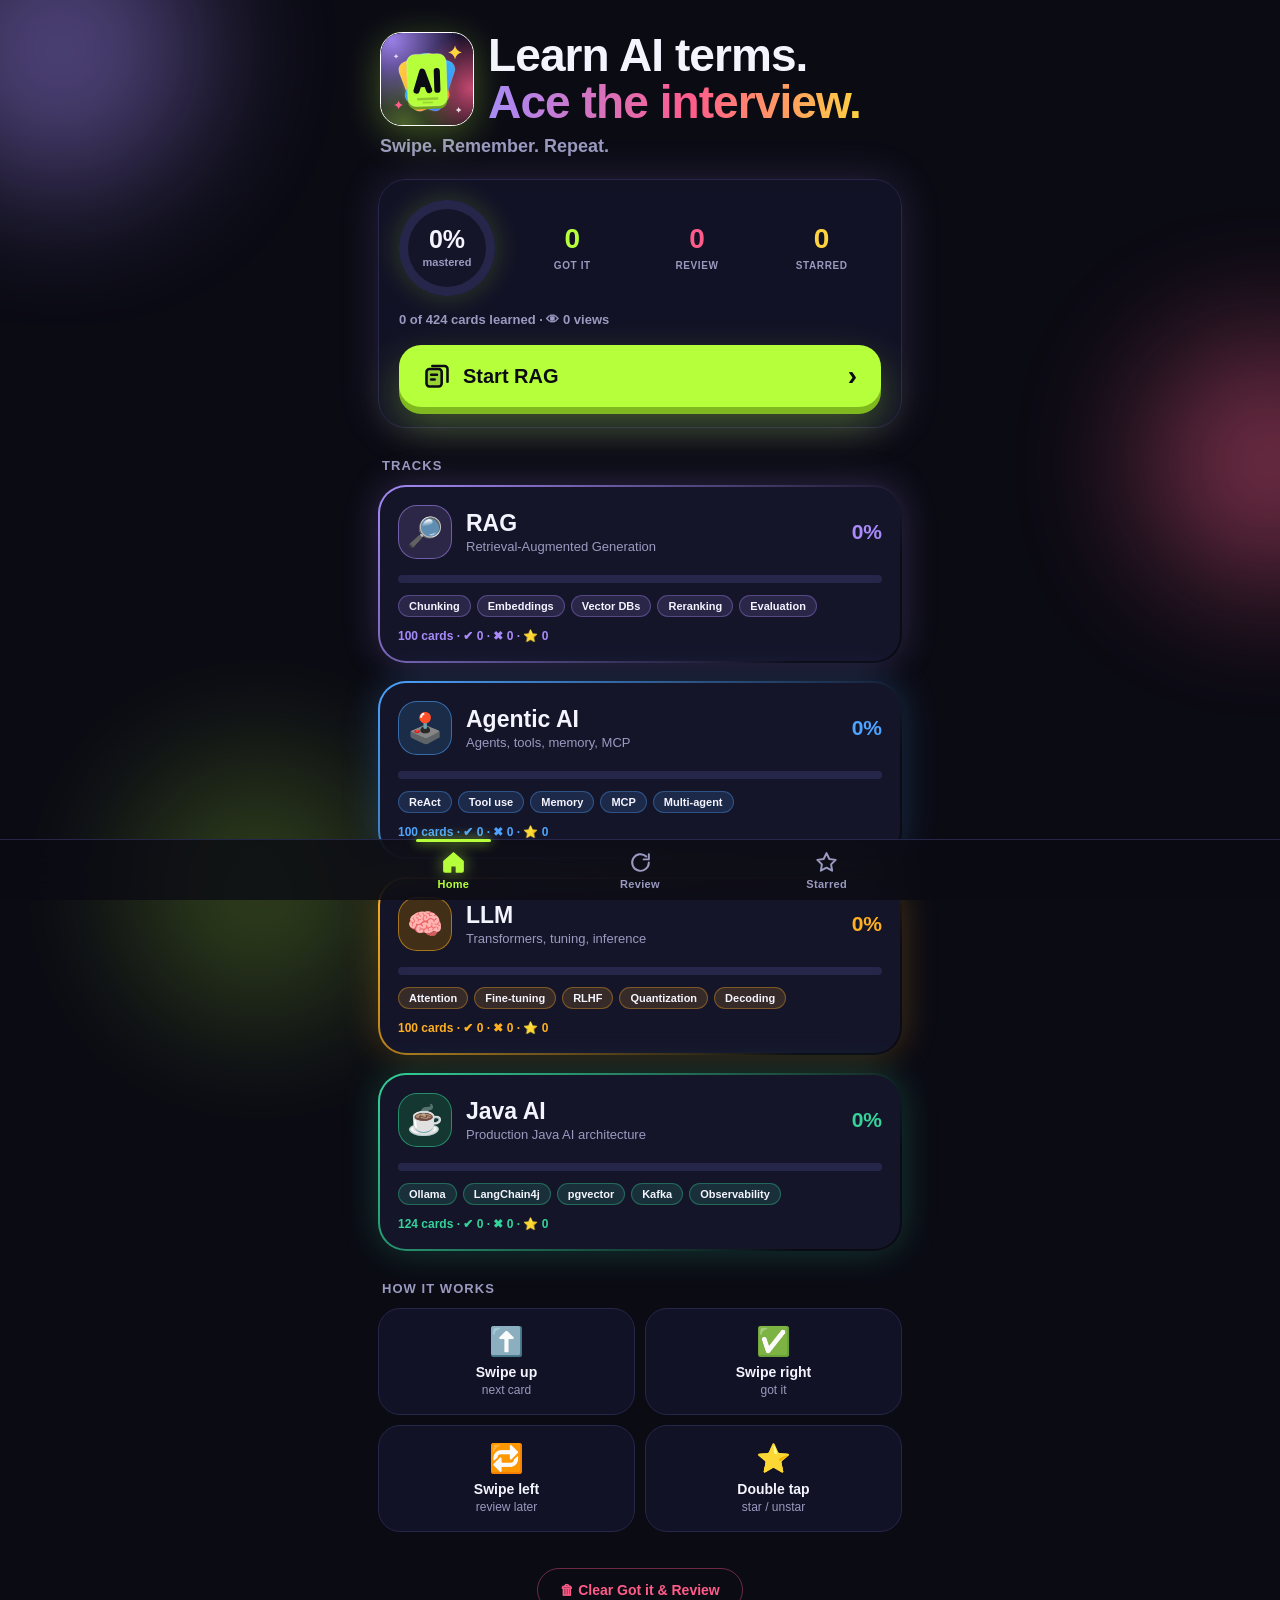
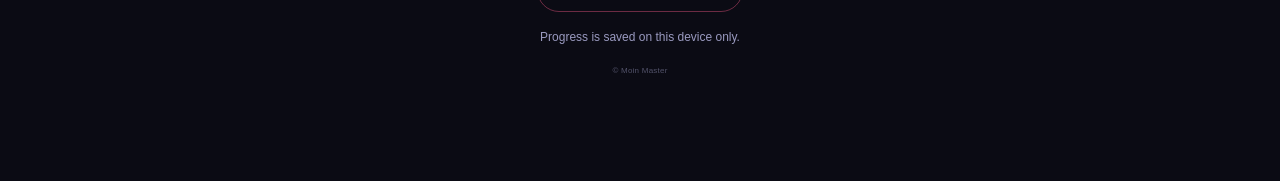
<file: index.html>
<!doctype html>
<html lang="en" class="hubhtml">
<head>
  <meta charset="utf-8">
  <meta name="viewport" content="width=device-width, initial-scale=1, viewport-fit=cover">
  <meta name="theme-color" content="#0b0b14">
  <meta name="apple-mobile-web-app-capable" content="yes">
  <meta name="mobile-web-app-capable" content="yes">
  <title>AI Flash Cards</title>
  <link rel="manifest" href="manifest.json">
  <link rel="icon" href="icon.svg" type="image/svg+xml">
  <link rel="apple-touch-icon" href="icons/icon-180.png">
  <link rel="stylesheet" href="style/style.css?v=31">
  <link rel="stylesheet" href="style/hub.css?v=31">
</head>
<body class="hub">
  <div class="blob b1"></div>
  <div class="blob b2"></div>
  <div class="blob b3"></div>

  <main class="app-main">

    <!-- HOME -->
    <section id="view-home" class="view">
      <header class="large">
        <h1 class="hero with-logo"><img class="hero-logo" src="icon.svg" alt="" width="68" height="68"><span class="hero-text">Learn AI terms.<br><span class="grad">Ace the interview.</span></span></h1>
        <p class="sub">Swipe. Remember. Repeat.</p>
      </header>

      <div class="summary">
        <div class="sum-top">
          <div id="ring" class="ring" style="--p:0%"><div><b id="oPct">0%</b><span>mastered</span></div></div>
          <div class="nums">
            <div class="k"><b id="sKnown">0</b><span>Got it</span></div>
            <div class="r"><b id="sReview">0</b><span>Review</span></div>
            <div class="s"><b id="sStar">0</b><span>Starred</span></div>
          </div>
        </div>
        <p id="oLine" class="sum-line"></p>
        <a id="cta" class="primary" href="#"><span class="p-left"><svg class="p-ico" viewBox="0 0 24 24" fill="none" stroke="currentColor" stroke-width="2.2" stroke-linecap="round" stroke-linejoin="round" aria-hidden="true"><path d="M8 3.5h10.5A2.5 2.5 0 0 1 21 6v11"/><rect x="3" y="6" width="13" height="15" rx="2.5" fill="currentColor" fill-opacity=".18"/><path d="M7 11h5M7 15h3"/></svg><span id="ctaText">Start learning</span></span><span>›</span></a>
      </div>

      <h2 class="gh">Tracks</h2>
      <div id="decks" class="tracks"></div>

      <h2 class="gh">How it works</h2>
      <div class="how">
        <div><i>⬆️</i><b>Swipe up</b><span>next card</span></div>
        <div><i>✅</i><b>Swipe right</b><span>got it</span></div>
        <div><i>🔁</i><b>Swipe left</b><span>review later</span></div>
        <div><i>⭐</i><b>Double tap</b><span>star / unstar</span></div>
      </div>

      <button id="clear" class="clear" type="button">🗑 Clear Got it &amp; Review</button>
      <p class="note">Progress is saved on this device only.</p>
    </section>

    <!-- REVIEW -->
    <section id="view-review" class="view" hidden>
      <header class="large"><h1 class="hero">🔁 <span class="grad">Review</span></h1><p class="sub">Cards you swiped left</p></header>
      <div id="reviewList"></div>
    </section>

    <!-- STARRED -->
    <section id="view-starred" class="view" hidden>
      <header class="large"><h1 class="hero">⭐ <span class="grad">Starred</span></h1><p class="sub">Cards you double-tapped</p></header>
      <div id="starList"></div>
    </section>

    <footer class="foot">© Moin Master</footer>
  </main>

  <nav class="tabbar" aria-label="Main">
    <div class="tabbar-in">
      <button class="tab on" data-tab="home" type="button">
        <svg class="fillable" viewBox="0 0 24 24"><path d="M3 11l9-8 9 8v9a1 1 0 0 1-1 1h-5v-6H9v6H4a1 1 0 0 1-1-1z"/></svg>Home
      </button>
      <button class="tab" data-tab="review" type="button">
        <svg viewBox="0 0 24 24"><path d="M20 12a8 8 0 1 1-2.5-5.8"/><path d="M20 4v5h-5"/></svg>Review
        <span id="badgeReview" class="badge" hidden>0</span>
      </button>
      <button class="tab" data-tab="starred" type="button">
        <svg class="fillable" viewBox="0 0 24 24"><path d="M12 3l2.7 5.6 6.1.9-4.4 4.3 1 6.1L12 17l-5.4 2.9 1-6.1L3.2 9.5l6.1-.9z"/></svg>Starred
      </button>
    </div>
  </nav>

  <script src="data/decks.js?v=31"></script>
  <script src="js/hub.js?v=31"></script>
</body>
</html>
</file>
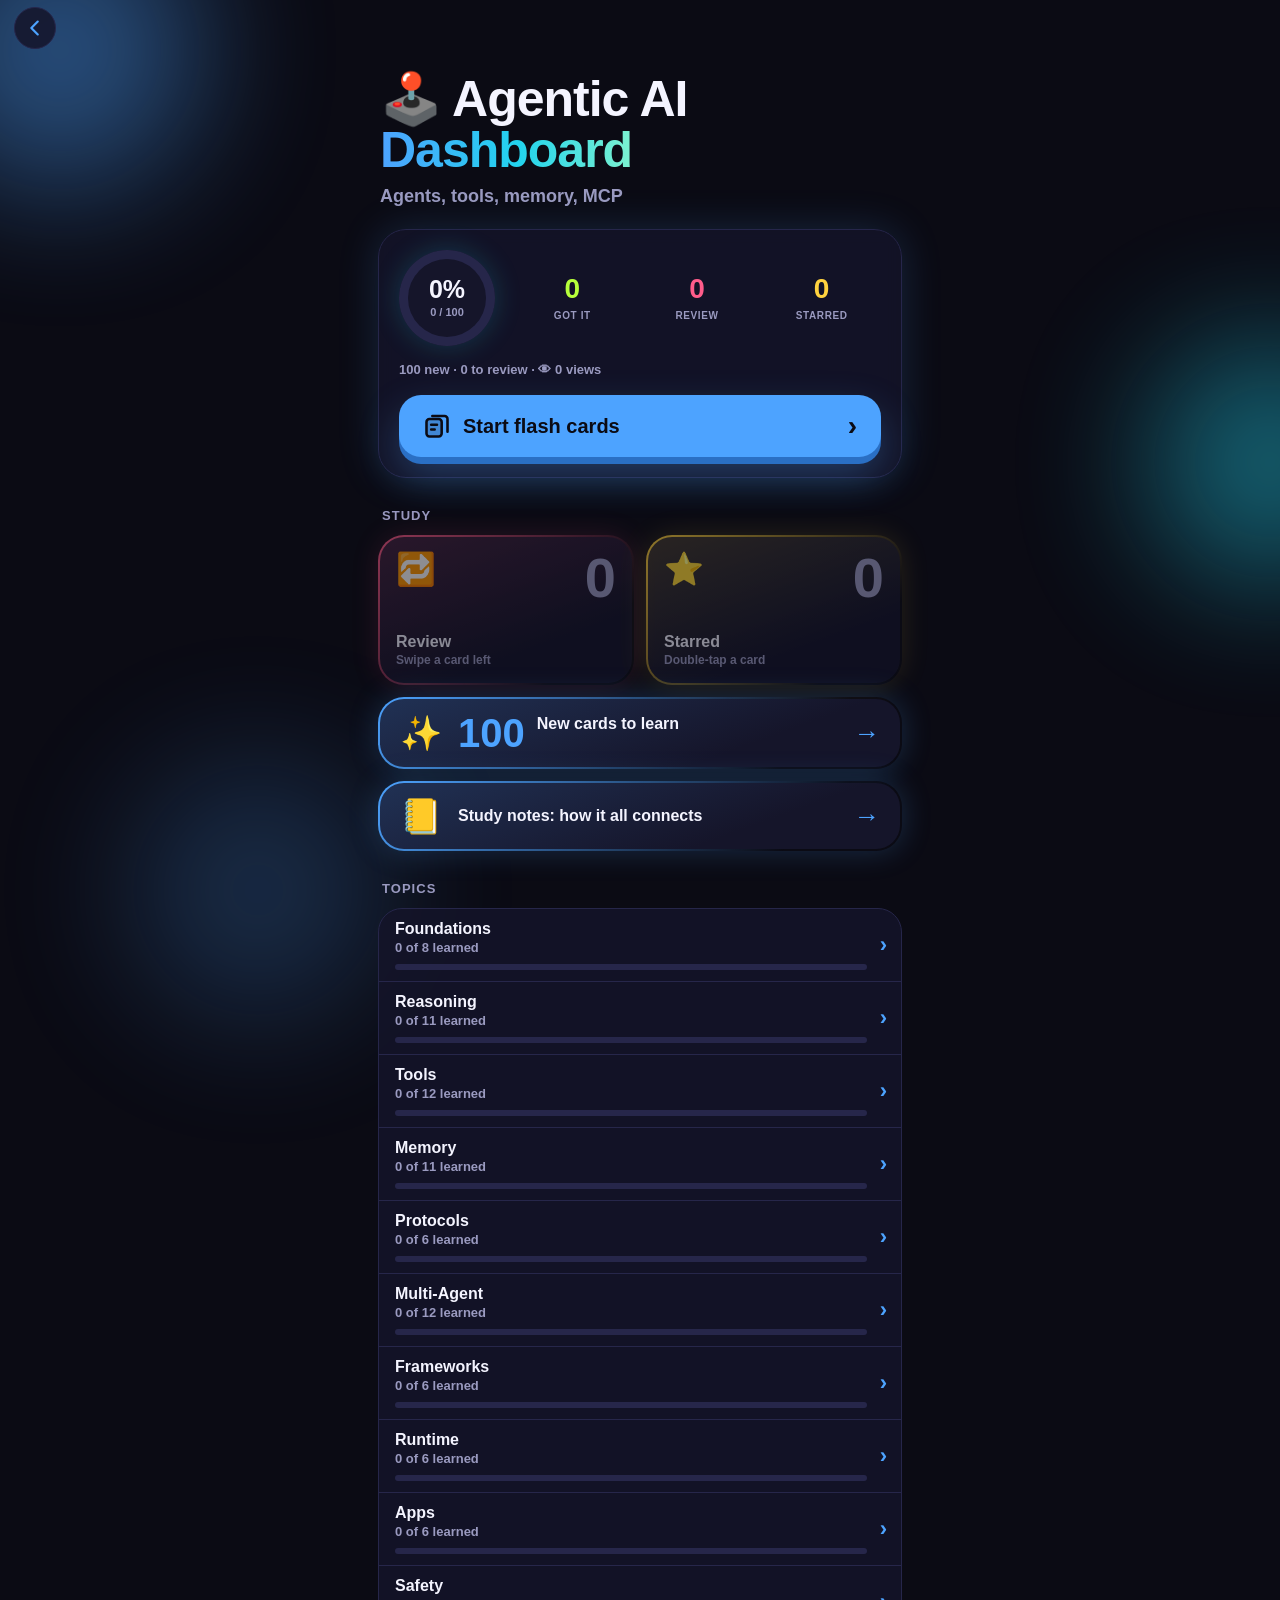
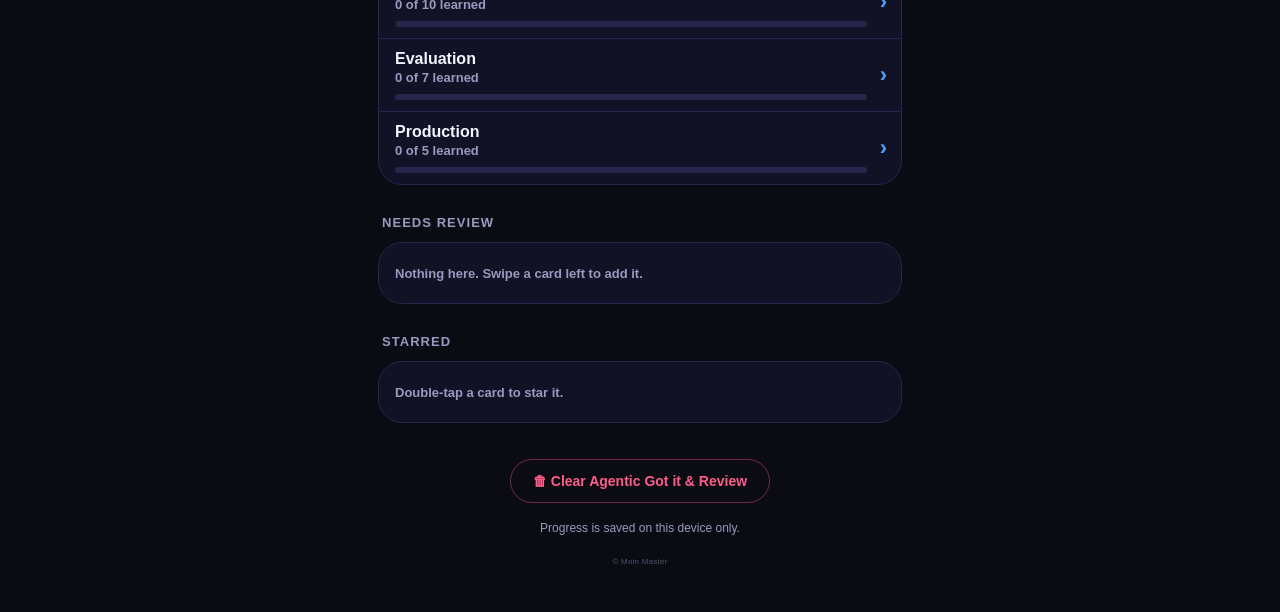
<file: agentic/index.html>
<!doctype html>
<html lang="en" class="hubhtml">
<head>
  <meta charset="utf-8">
  <meta name="viewport" content="width=device-width, initial-scale=1, viewport-fit=cover">
  <meta name="theme-color" content="#0b0b14">
  <meta name="apple-mobile-web-app-capable" content="yes">
  <meta name="mobile-web-app-capable" content="yes">
  <title>Agentic AI</title>
  <link rel="manifest" href="../manifest.json">
  <link rel="icon" href="../icon.svg" type="image/svg+xml">
  <link rel="apple-touch-icon" href="../icons/icon-180.png">
  <link rel="stylesheet" href="../style/style.css?v=31">
  <link rel="stylesheet" href="../style/hub.css?v=31">
</head>
<body class="hub has-navbar" data-deck="agentic" data-theme="blue">
  <div class="blob b1"></div>
  <div class="blob b2"></div>
  <div class="blob b3"></div>

  <header class="navbar">
    <a class="nav-back" href="../index.html" aria-label="Back to home">
      <svg viewBox="0 0 24 24" fill="none" stroke="currentColor" stroke-width="2.4" stroke-linecap="round" stroke-linejoin="round"><path d="M15 5l-7 7 7 7"/></svg>
    </a>
    <span class="nav-title">Agentic AI</span>
    <span></span>
  </header>

  <main class="app-main">
    <header class="large">
      <h1 class="hero">🕹️ Agentic AI <span class="grad">Dashboard</span></h1>
      <p class="sub">Agents, tools, memory, MCP</p>
    </header>

    <div class="summary">
      <div class="sum-top">
        <div id="ring" class="ring" style="--p:0%"><div><b id="bigPct">0%</b><span id="bigSub">0 / 0</span></div></div>
        <div class="nums">
          <div class="k"><b id="sKnown">0</b><span>Got it</span></div>
          <div class="r"><b id="sReview">0</b><span>Review</span></div>
          <div class="s"><b id="sStar">0</b><span>Starred</span></div>
        </div>
      </div>
      <p id="sumLine" class="sum-line"></p>
      <a id="cta" class="primary" href="agentic-flash-card.html"><span class="p-left"><svg class="p-ico" viewBox="0 0 24 24" fill="none" stroke="currentColor" stroke-width="2.2" stroke-linecap="round" stroke-linejoin="round" aria-hidden="true"><path d="M8 3.5h10.5A2.5 2.5 0 0 1 21 6v11"/><rect x="3" y="6" width="13" height="15" rx="2.5" fill="currentColor" fill-opacity=".18"/><path d="M7 11h5M7 15h3"/></svg><span id="ctaText">Start flash cards</span></span><span>›</span></a>
    </div>

    <h2 class="gh">Study</h2>
    <div class="study-grid">
      <a id="studyReview" class="stile" href="agentic-flash-card.html?mode=review" style="--c:#ff5c8a">
        <span class="s-emoji">🔁</span>
        <b id="reviewNum">0</b>
        <span class="s-label">Review</span>
        <em id="reviewHint">Swipe a card left</em>
      </a>
      <a id="studyStar" class="stile" href="agentic-flash-card.html?mode=starred" style="--c:#ffd23f">
        <span class="s-emoji">⭐</span>
        <b id="starNum">0</b>
        <span class="s-label">Starred</span>
        <em id="starHint">Double-tap a card</em>
      </a>
      <a id="studyNew" class="stile wide" href="agentic-flash-card.html" style="--c:#4da3ff">
        <span class="s-emoji">✨</span>
        <span class="s-mid"><b id="newNum">0</b><span class="s-label">New cards to learn</span></span>
        <span class="s-go">→</span>
      </a>
      <a id="studyNotes" class="stile wide" href="../notes.html?deck=agentic" style="--c:#4da3ff">
        <span class="s-emoji">📒</span>
        <span class="s-mid"><span class="s-label">Study notes: how it all connects</span></span>
        <span class="s-go">→</span>
      </a>
    </div>

    <h2 class="gh">Topics</h2>
    <div id="topics" class="group"></div>

    <h2 class="gh">Needs review</h2>
    <div id="reviewList" class="group"></div>

    <h2 class="gh">Starred</h2>
    <div id="starList" class="group"></div>

    <button id="clear" class="clear" type="button">🗑 Clear Agentic Got it &amp; Review</button>
    <p class="note">Progress is saved on this device only.</p>
    <footer class="foot">© Moin Master</footer>
  </main>

  <script src="../data/decks.js?v=31"></script>
  <script src="../data/agentic.js?v=31"></script>
  <script src="../js/dashboard.js?v=31"></script>
</body>
</html>
</file>
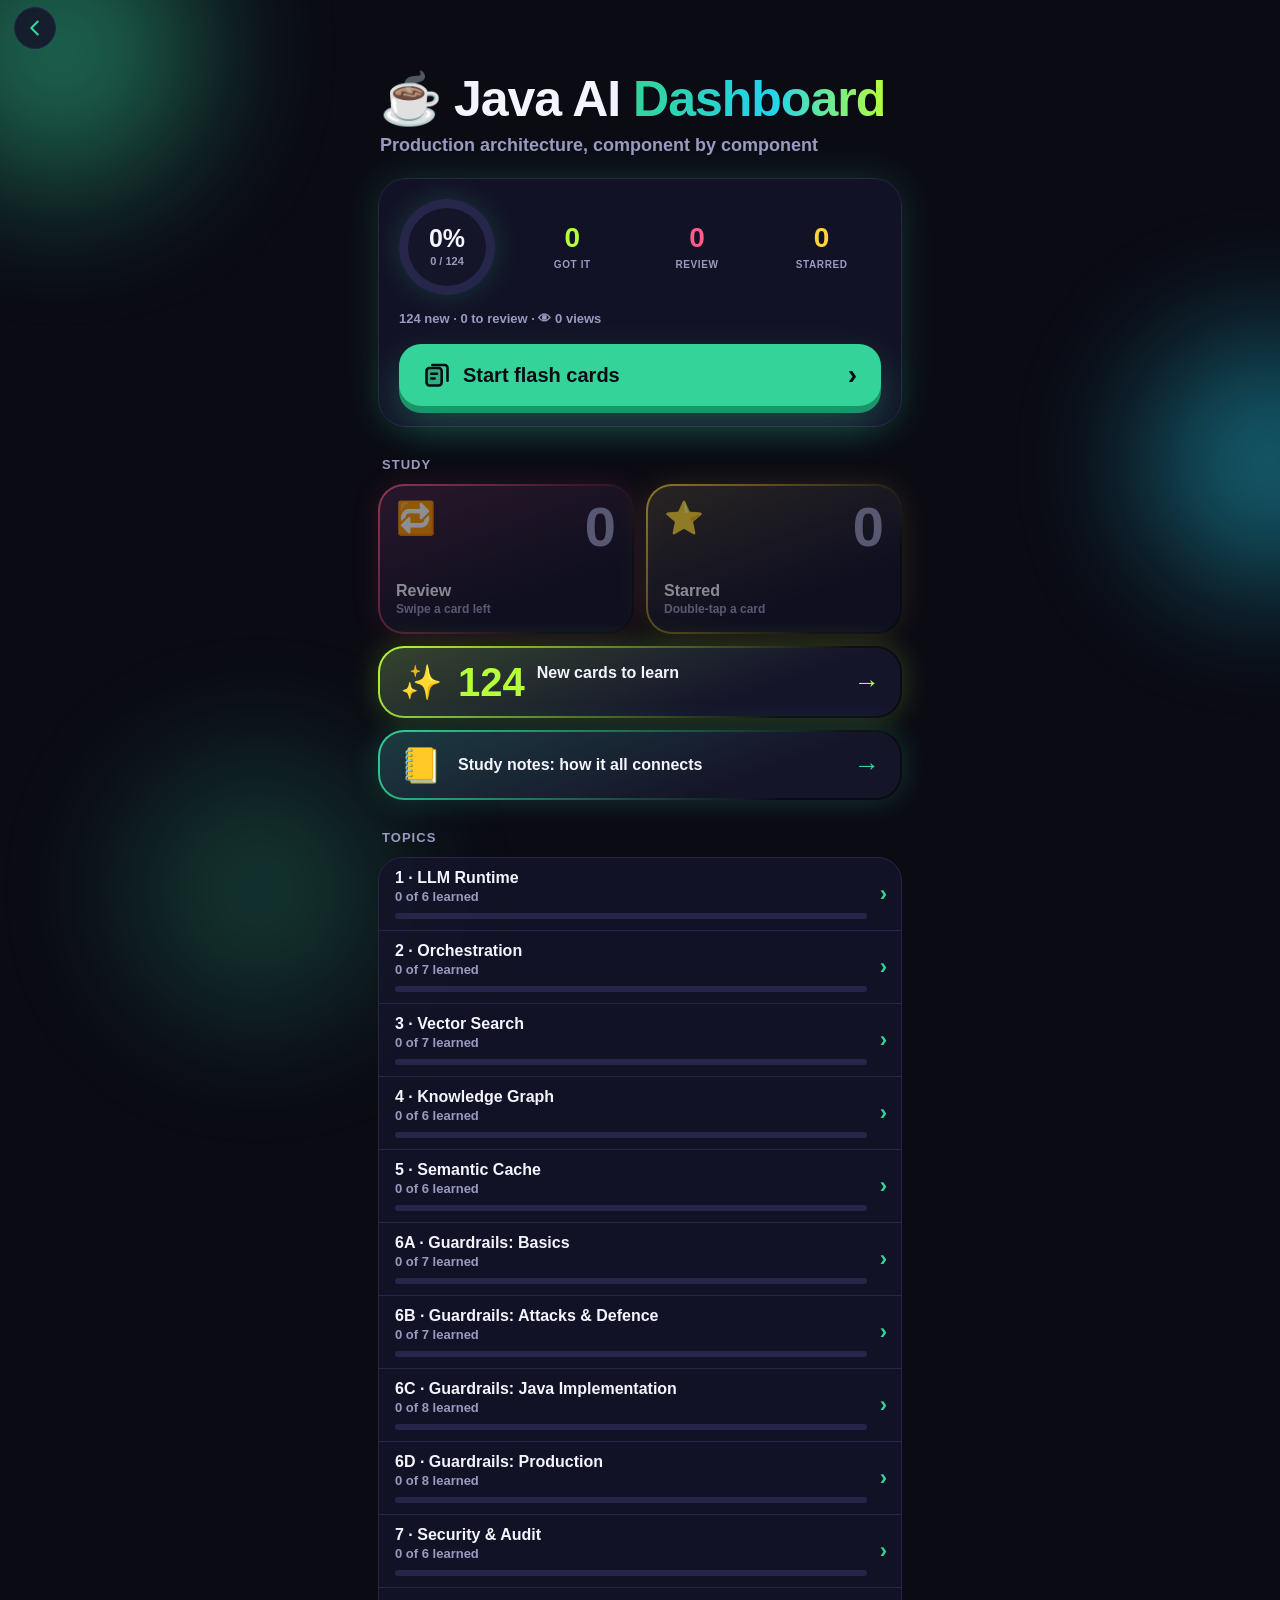
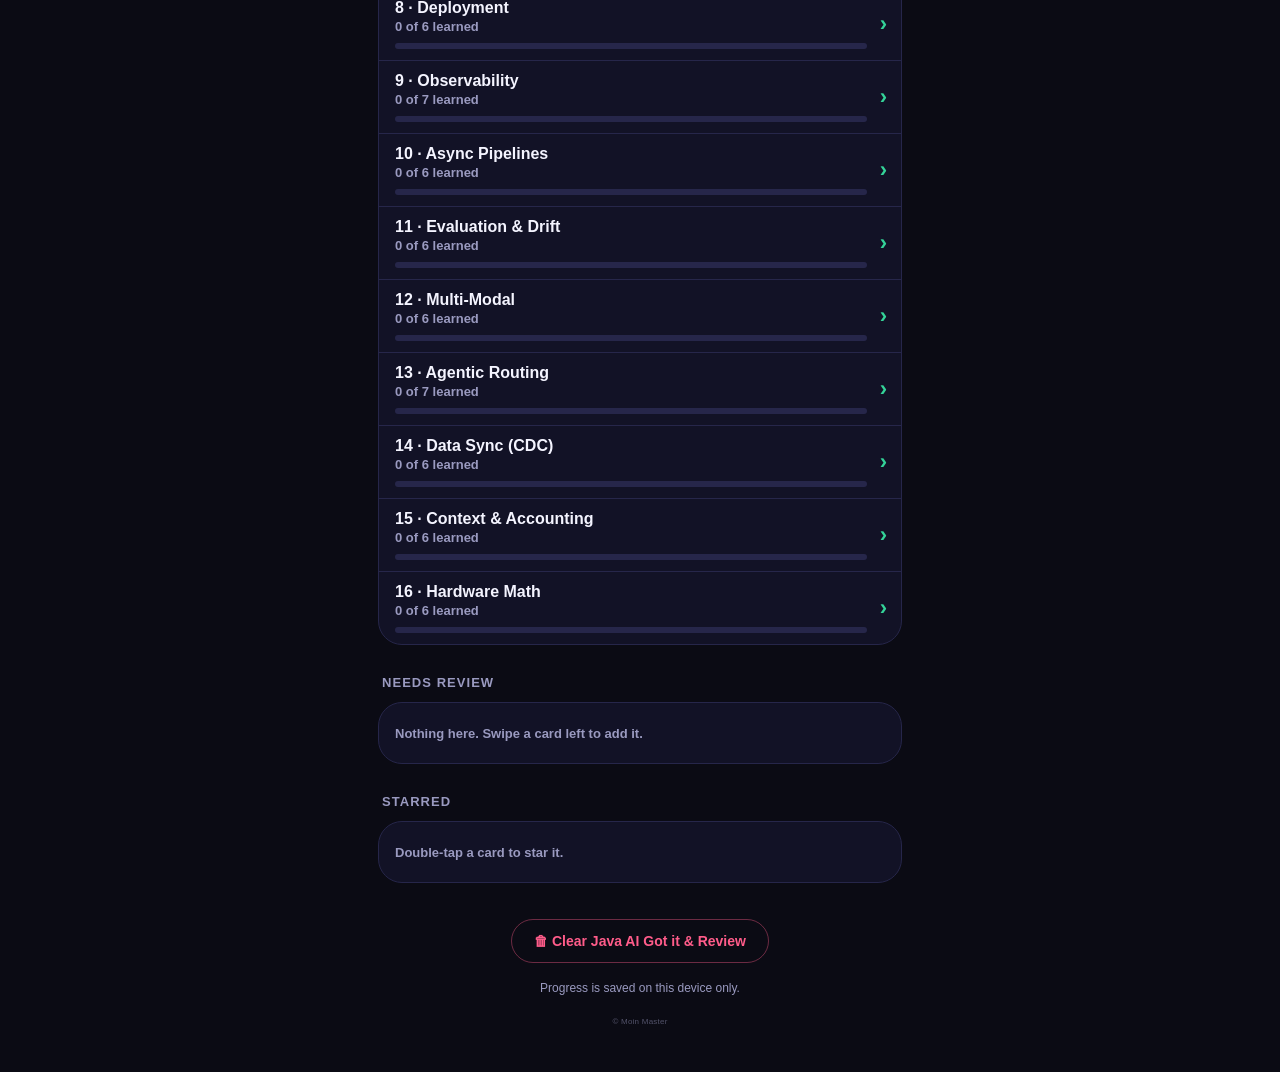
<file: javaai/index.html>
<!doctype html>
<html lang="en" class="hubhtml">
<head>
  <meta charset="utf-8">
  <meta name="viewport" content="width=device-width, initial-scale=1, viewport-fit=cover">
  <meta name="theme-color" content="#0b0b14">
  <meta name="apple-mobile-web-app-capable" content="yes">
  <meta name="mobile-web-app-capable" content="yes">
  <title>Java AI</title>
  <link rel="manifest" href="../manifest.json">
  <link rel="icon" href="../icon.svg" type="image/svg+xml">
  <link rel="apple-touch-icon" href="../icons/icon-180.png">
  <link rel="stylesheet" href="../style/style.css?v=31">
  <link rel="stylesheet" href="../style/hub.css?v=31">
</head>
<body class="hub has-navbar" data-deck="javaai" data-theme="green">
  <div class="blob b1"></div>
  <div class="blob b2"></div>
  <div class="blob b3"></div>

  <header class="navbar">
    <a class="nav-back" href="../index.html" aria-label="Back to home">
      <svg viewBox="0 0 24 24" fill="none" stroke="currentColor" stroke-width="2.4" stroke-linecap="round" stroke-linejoin="round"><path d="M15 5l-7 7 7 7"/></svg>
    </a>
    <span class="nav-title">Java AI</span>
    <span></span>
  </header>

  <main class="app-main">
    <header class="large">
      <h1 class="hero">☕ Java AI <span class="grad">Dashboard</span></h1>
      <p class="sub">Production architecture, component by component</p>
    </header>

    <div class="summary">
      <div class="sum-top">
        <div id="ring" class="ring" style="--p:0%"><div><b id="bigPct">0%</b><span id="bigSub">0 / 0</span></div></div>
        <div class="nums">
          <div class="k"><b id="sKnown">0</b><span>Got it</span></div>
          <div class="r"><b id="sReview">0</b><span>Review</span></div>
          <div class="s"><b id="sStar">0</b><span>Starred</span></div>
        </div>
      </div>
      <p id="sumLine" class="sum-line"></p>
      <a id="cta" class="primary" href="javaai-flash-card.html"><span class="p-left"><svg class="p-ico" viewBox="0 0 24 24" fill="none" stroke="currentColor" stroke-width="2.2" stroke-linecap="round" stroke-linejoin="round" aria-hidden="true"><path d="M8 3.5h10.5A2.5 2.5 0 0 1 21 6v11"/><rect x="3" y="6" width="13" height="15" rx="2.5" fill="currentColor" fill-opacity=".18"/><path d="M7 11h5M7 15h3"/></svg><span id="ctaText">Start flash cards</span></span><span>›</span></a>
    </div>

    <h2 class="gh">Study</h2>
    <div class="study-grid">
      <a id="studyReview" class="stile" href="javaai-flash-card.html?mode=review" style="--c:#ff5c8a">
        <span class="s-emoji">🔁</span>
        <b id="reviewNum">0</b>
        <span class="s-label">Review</span>
        <em id="reviewHint">Swipe a card left</em>
      </a>
      <a id="studyStar" class="stile" href="javaai-flash-card.html?mode=starred" style="--c:#ffd23f">
        <span class="s-emoji">⭐</span>
        <b id="starNum">0</b>
        <span class="s-label">Starred</span>
        <em id="starHint">Double-tap a card</em>
      </a>
      <a id="studyNew" class="stile wide" href="javaai-flash-card.html" style="--c:#b6ff3b">
        <span class="s-emoji">✨</span>
        <span class="s-mid"><b id="newNum">0</b><span class="s-label">New cards to learn</span></span>
        <span class="s-go">→</span>
      </a>
      <a id="studyNotes" class="stile wide" href="../notes.html?deck=javaai" style="--c:#34d399">
        <span class="s-emoji">📒</span>
        <span class="s-mid"><span class="s-label">Study notes: how it all connects</span></span>
        <span class="s-go">→</span>
      </a>
    </div>

    <h2 class="gh">Topics</h2>
    <div id="topics" class="group"></div>

    <h2 class="gh">Needs review</h2>
    <div id="reviewList" class="group"></div>

    <h2 class="gh">Starred</h2>
    <div id="starList" class="group"></div>

    <button id="clear" class="clear" type="button">🗑 Clear Java AI Got it &amp; Review</button>
    <p class="note">Progress is saved on this device only.</p>
    <footer class="foot">© Moin Master</footer>
  </main>

  <script src="../data/decks.js?v=31"></script>
  <script src="../data/javaai.js?v=31"></script>
  <script src="../js/dashboard.js?v=31"></script>
</body>
</html>
</file>
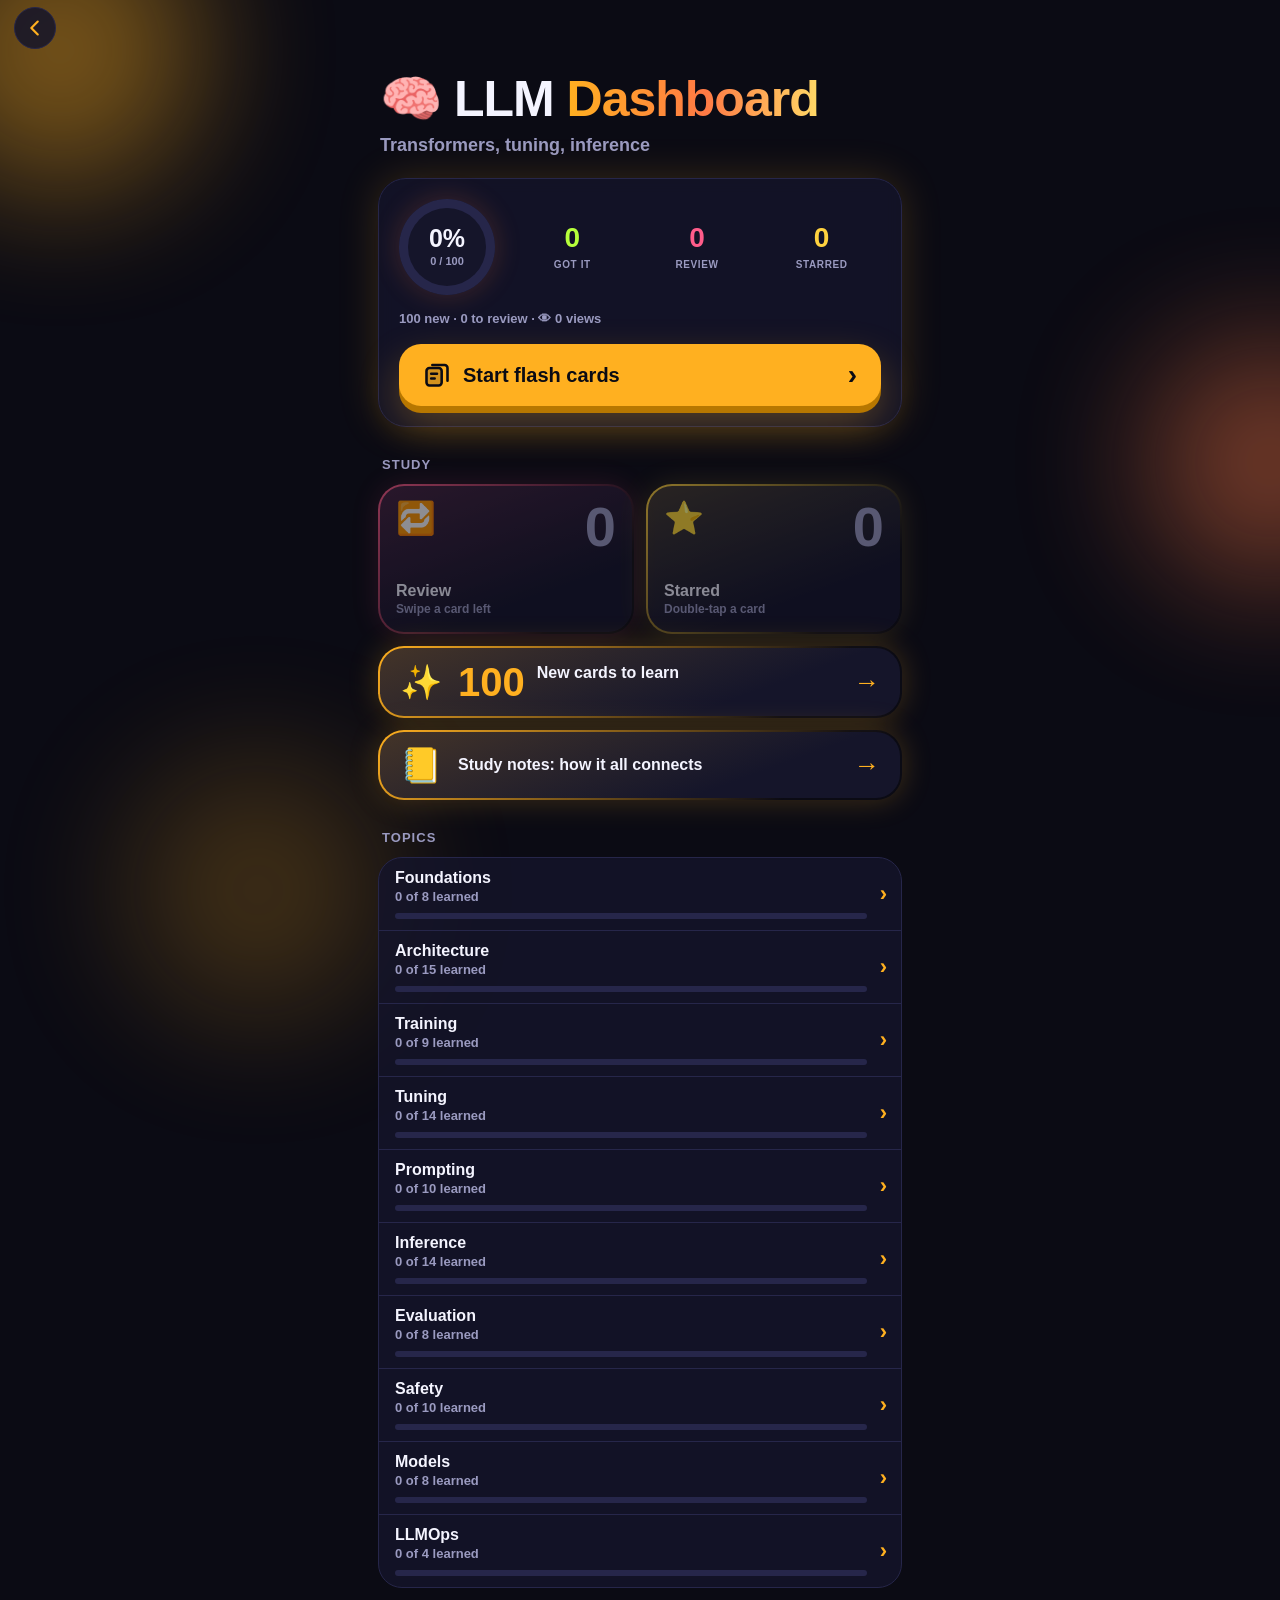
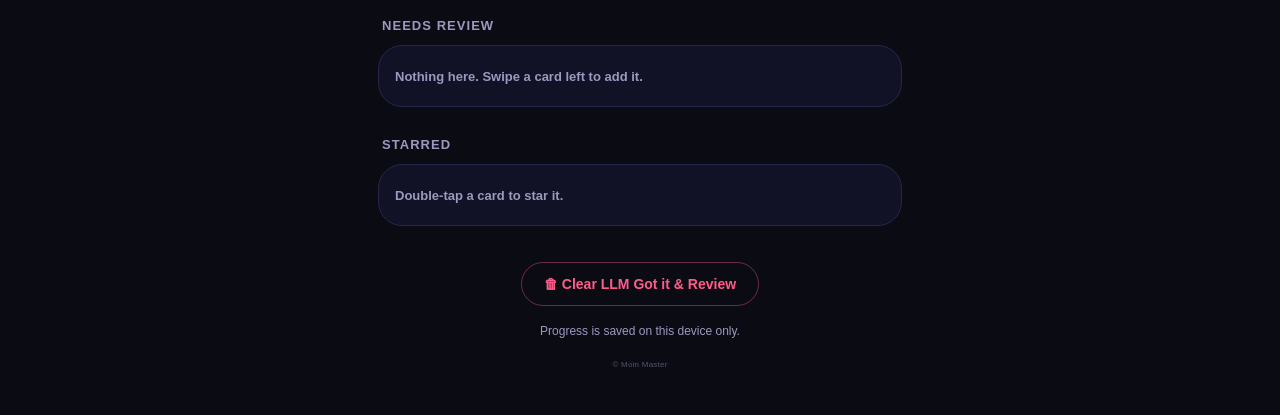
<file: llm/index.html>
<!doctype html>
<html lang="en" class="hubhtml">
<head>
  <meta charset="utf-8">
  <meta name="viewport" content="width=device-width, initial-scale=1, viewport-fit=cover">
  <meta name="theme-color" content="#0b0b14">
  <meta name="apple-mobile-web-app-capable" content="yes">
  <meta name="mobile-web-app-capable" content="yes">
  <title>LLM</title>
  <link rel="manifest" href="../manifest.json">
  <link rel="icon" href="../icon.svg" type="image/svg+xml">
  <link rel="apple-touch-icon" href="../icons/icon-180.png">
  <link rel="stylesheet" href="../style/style.css?v=31">
  <link rel="stylesheet" href="../style/hub.css?v=31">
</head>
<body class="hub has-navbar" data-deck="llm" data-theme="amber">
  <div class="blob b1"></div>
  <div class="blob b2"></div>
  <div class="blob b3"></div>

  <header class="navbar">
    <a class="nav-back" href="../index.html" aria-label="Back to home">
      <svg viewBox="0 0 24 24" fill="none" stroke="currentColor" stroke-width="2.4" stroke-linecap="round" stroke-linejoin="round"><path d="M15 5l-7 7 7 7"/></svg>
    </a>
    <span class="nav-title">LLM</span>
    <span></span>
  </header>

  <main class="app-main">
    <header class="large">
      <h1 class="hero">🧠 LLM <span class="grad">Dashboard</span></h1>
      <p class="sub">Transformers, tuning, inference</p>
    </header>

    <div class="summary">
      <div class="sum-top">
        <div id="ring" class="ring" style="--p:0%"><div><b id="bigPct">0%</b><span id="bigSub">0 / 0</span></div></div>
        <div class="nums">
          <div class="k"><b id="sKnown">0</b><span>Got it</span></div>
          <div class="r"><b id="sReview">0</b><span>Review</span></div>
          <div class="s"><b id="sStar">0</b><span>Starred</span></div>
        </div>
      </div>
      <p id="sumLine" class="sum-line"></p>
      <a id="cta" class="primary" href="llm-flash-card.html"><span class="p-left"><svg class="p-ico" viewBox="0 0 24 24" fill="none" stroke="currentColor" stroke-width="2.2" stroke-linecap="round" stroke-linejoin="round" aria-hidden="true"><path d="M8 3.5h10.5A2.5 2.5 0 0 1 21 6v11"/><rect x="3" y="6" width="13" height="15" rx="2.5" fill="currentColor" fill-opacity=".18"/><path d="M7 11h5M7 15h3"/></svg><span id="ctaText">Start flash cards</span></span><span>›</span></a>
    </div>

    <h2 class="gh">Study</h2>
    <div class="study-grid">
      <a id="studyReview" class="stile" href="llm-flash-card.html?mode=review" style="--c:#ff5c8a">
        <span class="s-emoji">🔁</span>
        <b id="reviewNum">0</b>
        <span class="s-label">Review</span>
        <em id="reviewHint">Swipe a card left</em>
      </a>
      <a id="studyStar" class="stile" href="llm-flash-card.html?mode=starred" style="--c:#ffd23f">
        <span class="s-emoji">⭐</span>
        <b id="starNum">0</b>
        <span class="s-label">Starred</span>
        <em id="starHint">Double-tap a card</em>
      </a>
      <a id="studyNew" class="stile wide" href="llm-flash-card.html" style="--c:#ffb020">
        <span class="s-emoji">✨</span>
        <span class="s-mid"><b id="newNum">0</b><span class="s-label">New cards to learn</span></span>
        <span class="s-go">→</span>
      </a>
      <a id="studyNotes" class="stile wide" href="../notes.html?deck=llm" style="--c:#ffb020">
        <span class="s-emoji">📒</span>
        <span class="s-mid"><span class="s-label">Study notes: how it all connects</span></span>
        <span class="s-go">→</span>
      </a>
    </div>

    <h2 class="gh">Topics</h2>
    <div id="topics" class="group"></div>

    <h2 class="gh">Needs review</h2>
    <div id="reviewList" class="group"></div>

    <h2 class="gh">Starred</h2>
    <div id="starList" class="group"></div>

    <button id="clear" class="clear" type="button">🗑 Clear LLM Got it &amp; Review</button>
    <p class="note">Progress is saved on this device only.</p>
    <footer class="foot">© Moin Master</footer>
  </main>

  <script src="../data/decks.js?v=31"></script>
  <script src="../data/llm.js?v=31"></script>
  <script src="../js/dashboard.js?v=31"></script>
</body>
</html>
</file>
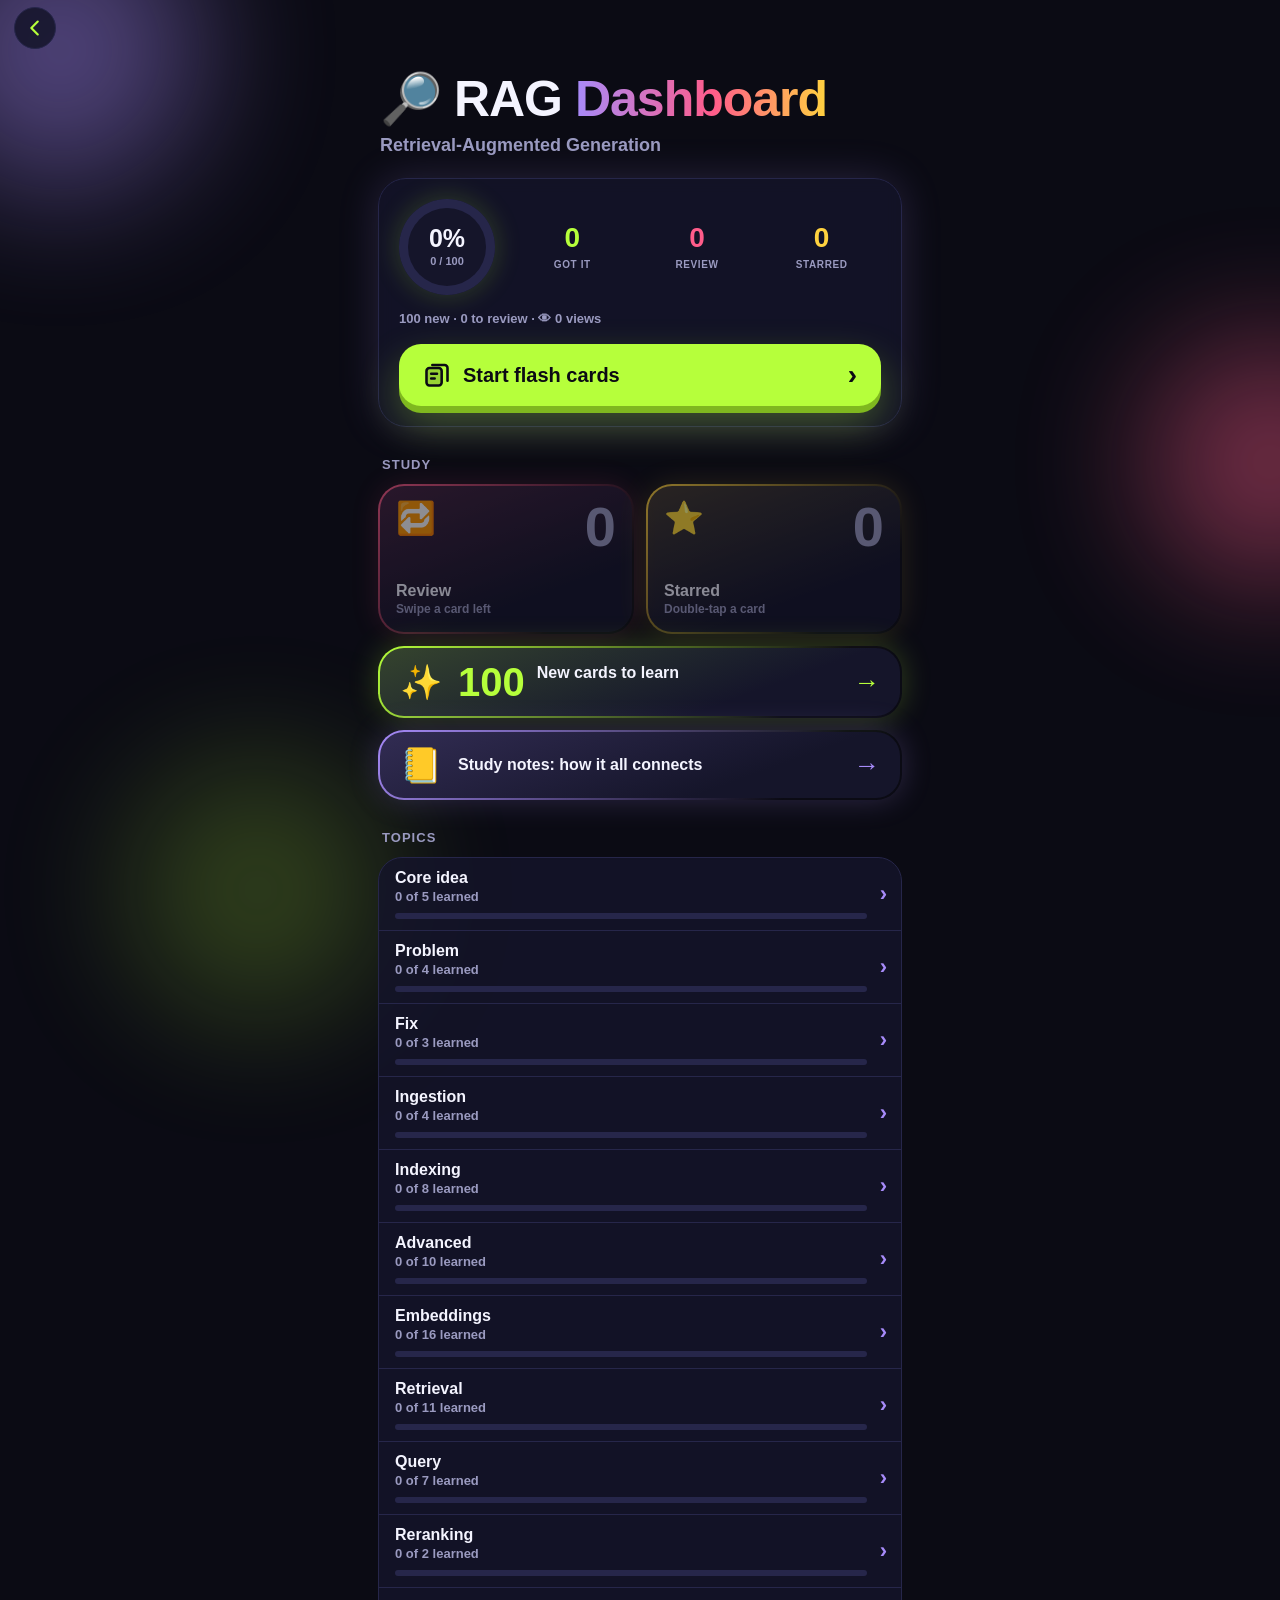
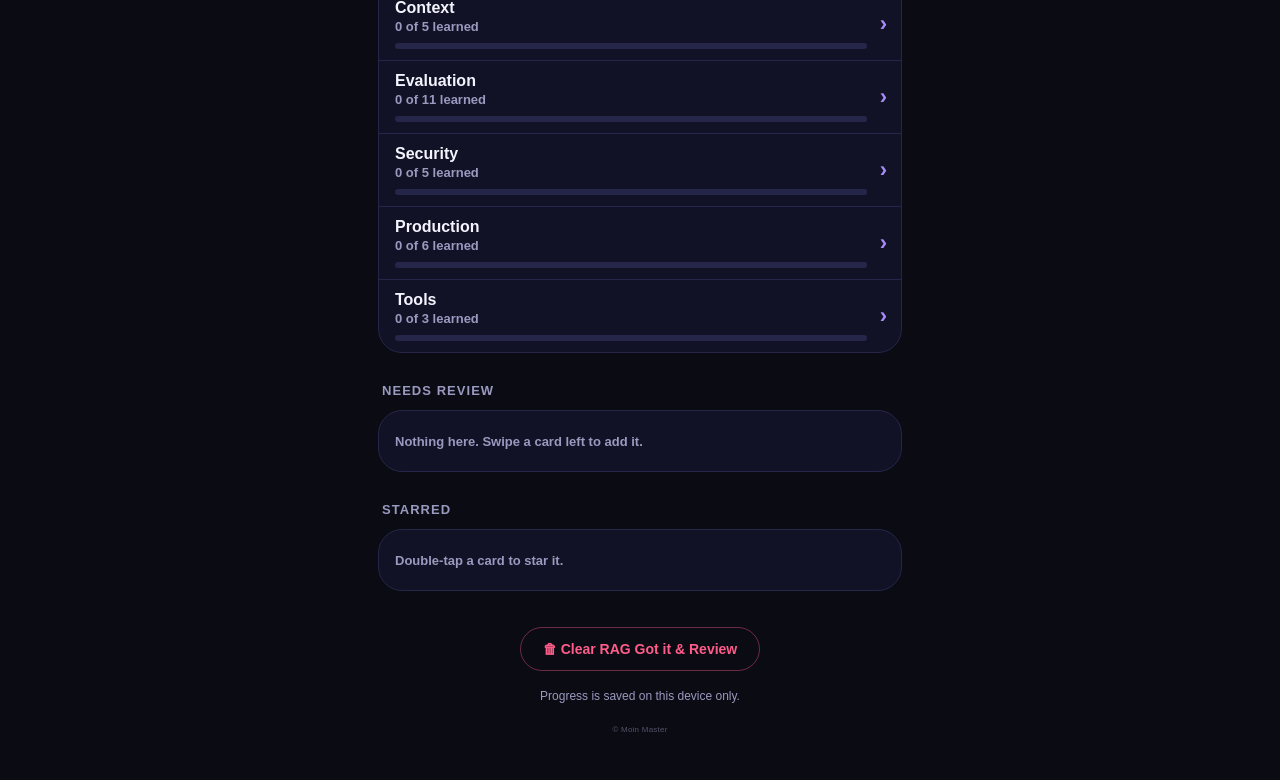
<file: rag/index.html>
<!doctype html>
<html lang="en" class="hubhtml">
<head>
  <meta charset="utf-8">
  <meta name="viewport" content="width=device-width, initial-scale=1, viewport-fit=cover">
  <meta name="theme-color" content="#0b0b14">
  <meta name="apple-mobile-web-app-capable" content="yes">
  <meta name="mobile-web-app-capable" content="yes">
  <title>RAG</title>
  <link rel="manifest" href="../manifest.json">
  <link rel="icon" href="../icon.svg" type="image/svg+xml">
  <link rel="apple-touch-icon" href="../icons/icon-180.png">
  <link rel="stylesheet" href="../style/style.css?v=31">
  <link rel="stylesheet" href="../style/hub.css?v=31">
</head>
<body class="hub has-navbar" data-deck="rag">
  <div class="blob b1"></div>
  <div class="blob b2"></div>
  <div class="blob b3"></div>

  <header class="navbar">
    <a class="nav-back" href="../index.html" aria-label="Back to home">
      <svg viewBox="0 0 24 24" fill="none" stroke="currentColor" stroke-width="2.4" stroke-linecap="round" stroke-linejoin="round"><path d="M15 5l-7 7 7 7"/></svg>
    </a>
    <span class="nav-title">RAG</span>
    <span></span>
  </header>

  <main class="app-main">
    <header class="large">
      <h1 class="hero">🔎 RAG <span class="grad">Dashboard</span></h1>
      <p class="sub">Retrieval-Augmented Generation</p>
    </header>

    <div class="summary">
      <div class="sum-top">
        <div id="ring" class="ring" style="--p:0%"><div><b id="bigPct">0%</b><span id="bigSub">0 / 0</span></div></div>
        <div class="nums">
          <div class="k"><b id="sKnown">0</b><span>Got it</span></div>
          <div class="r"><b id="sReview">0</b><span>Review</span></div>
          <div class="s"><b id="sStar">0</b><span>Starred</span></div>
        </div>
      </div>
      <p id="sumLine" class="sum-line"></p>
      <a id="cta" class="primary" href="rag-flash-card.html"><span class="p-left"><svg class="p-ico" viewBox="0 0 24 24" fill="none" stroke="currentColor" stroke-width="2.2" stroke-linecap="round" stroke-linejoin="round" aria-hidden="true"><path d="M8 3.5h10.5A2.5 2.5 0 0 1 21 6v11"/><rect x="3" y="6" width="13" height="15" rx="2.5" fill="currentColor" fill-opacity=".18"/><path d="M7 11h5M7 15h3"/></svg><span id="ctaText">Start flash cards</span></span><span>›</span></a>
    </div>

    <h2 class="gh">Study</h2>
    <div class="study-grid">
      <a id="studyReview" class="stile" href="rag-flash-card.html?mode=review" style="--c:#ff5c8a">
        <span class="s-emoji">🔁</span>
        <b id="reviewNum">0</b>
        <span class="s-label">Review</span>
        <em id="reviewHint">Swipe a card left</em>
      </a>
      <a id="studyStar" class="stile" href="rag-flash-card.html?mode=starred" style="--c:#ffd23f">
        <span class="s-emoji">⭐</span>
        <b id="starNum">0</b>
        <span class="s-label">Starred</span>
        <em id="starHint">Double-tap a card</em>
      </a>
      <a id="studyNew" class="stile wide" href="rag-flash-card.html" style="--c:#b6ff3b">
        <span class="s-emoji">✨</span>
        <span class="s-mid"><b id="newNum">0</b><span class="s-label">New cards to learn</span></span>
        <span class="s-go">→</span>
      </a>
      <a id="studyNotes" class="stile wide" href="../notes.html?deck=rag" style="--c:#a78bfa">
        <span class="s-emoji">📒</span>
        <span class="s-mid"><span class="s-label">Study notes: how it all connects</span></span>
        <span class="s-go">→</span>
      </a>
    </div>

    <h2 class="gh">Topics</h2>
    <div id="topics" class="group"></div>

    <h2 class="gh">Needs review</h2>
    <div id="reviewList" class="group"></div>

    <h2 class="gh">Starred</h2>
    <div id="starList" class="group"></div>

    <button id="clear" class="clear" type="button">🗑 Clear RAG Got it &amp; Review</button>
    <p class="note">Progress is saved on this device only.</p>
    <footer class="foot">© Moin Master</footer>
  </main>

  <script src="../data/decks.js?v=31"></script>
  <script src="../data/rag.js?v=31"></script>
  <script src="../js/dashboard.js?v=31"></script>
</body>
</html>
</file>
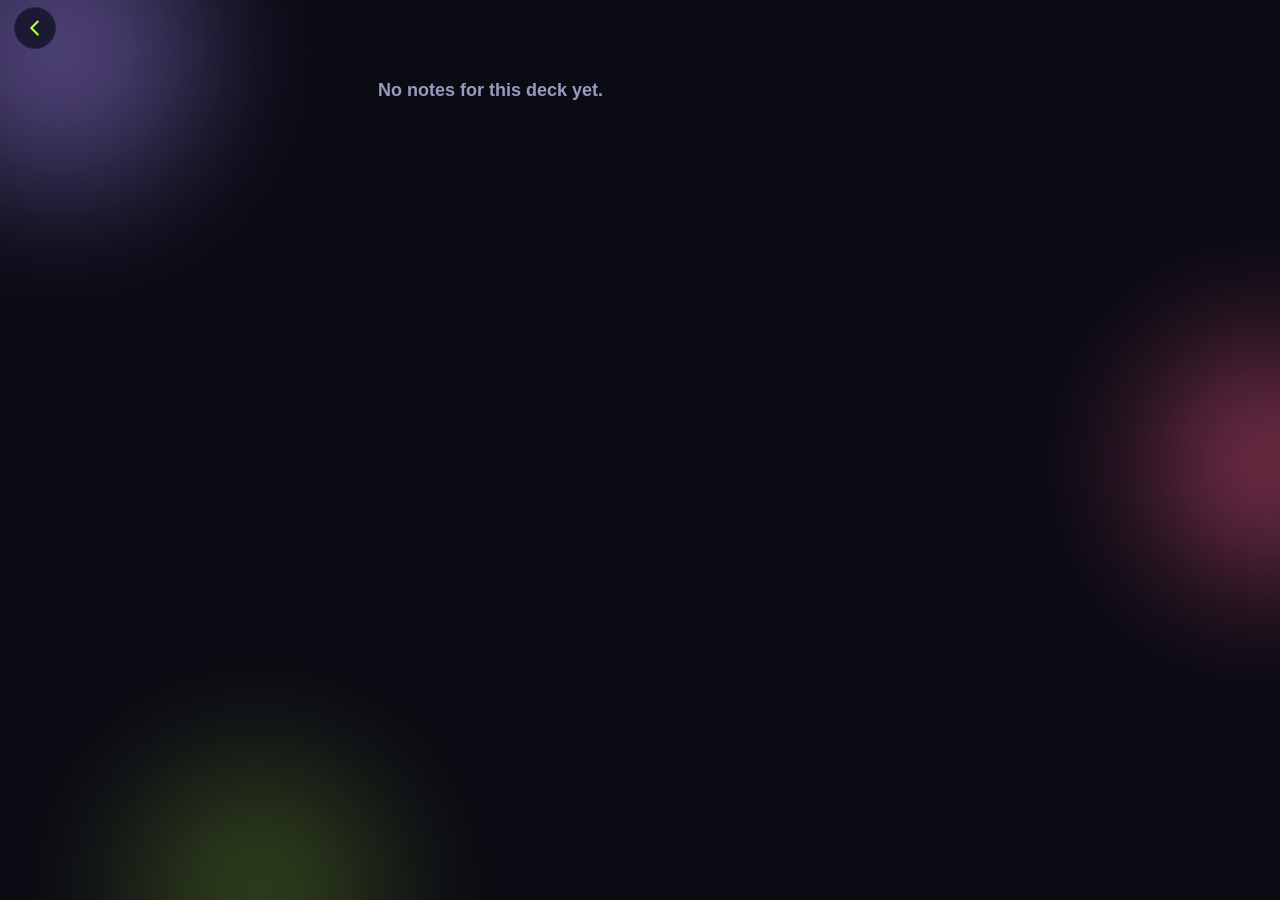
<file: notes.html>
<!doctype html>
<html lang="en" class="hubhtml">
<head>
  <meta charset="utf-8">
  <meta name="viewport" content="width=device-width, initial-scale=1, viewport-fit=cover">
  <meta name="theme-color" content="#0b0b14">
  <meta name="apple-mobile-web-app-capable" content="yes">
  <title>Study Notes</title>
  <link rel="manifest" href="manifest.json">
  <link rel="icon" href="icon.svg" type="image/svg+xml">
  <link rel="apple-touch-icon" href="icons/icon-180.png">
  <link rel="stylesheet" href="style/style.css?v=31">
  <link rel="stylesheet" href="style/hub.css?v=31">
  <link rel="stylesheet" href="style/notes.css?v=31">
</head>
<body class="hub has-navbar">
  <div class="blob b1"></div>
  <div class="blob b2"></div>
  <div class="blob b3"></div>

  <header class="navbar">
    <a id="back" class="nav-back" href="index.html" aria-label="Back">
      <svg viewBox="0 0 24 24" fill="none" stroke="currentColor" stroke-width="2.4" stroke-linecap="round" stroke-linejoin="round"><path d="M15 5l-7 7 7 7"/></svg>
    </a>
    <span id="navTitle" class="nav-title">Study notes</span>
    <span></span>
  </header>

  <main class="app-main" id="root"></main>

  <script src="data/decks.js?v=31"></script>
  <script src="data/rag.js?v=31"></script>
  <script src="data/agentic.js?v=31"></script>
  <script src="data/llm.js?v=31"></script>
  <script src="data/javaai.js?v=31"></script>
  <script src="js/notes.js?v=31"></script>
</body>
</html>
</file>
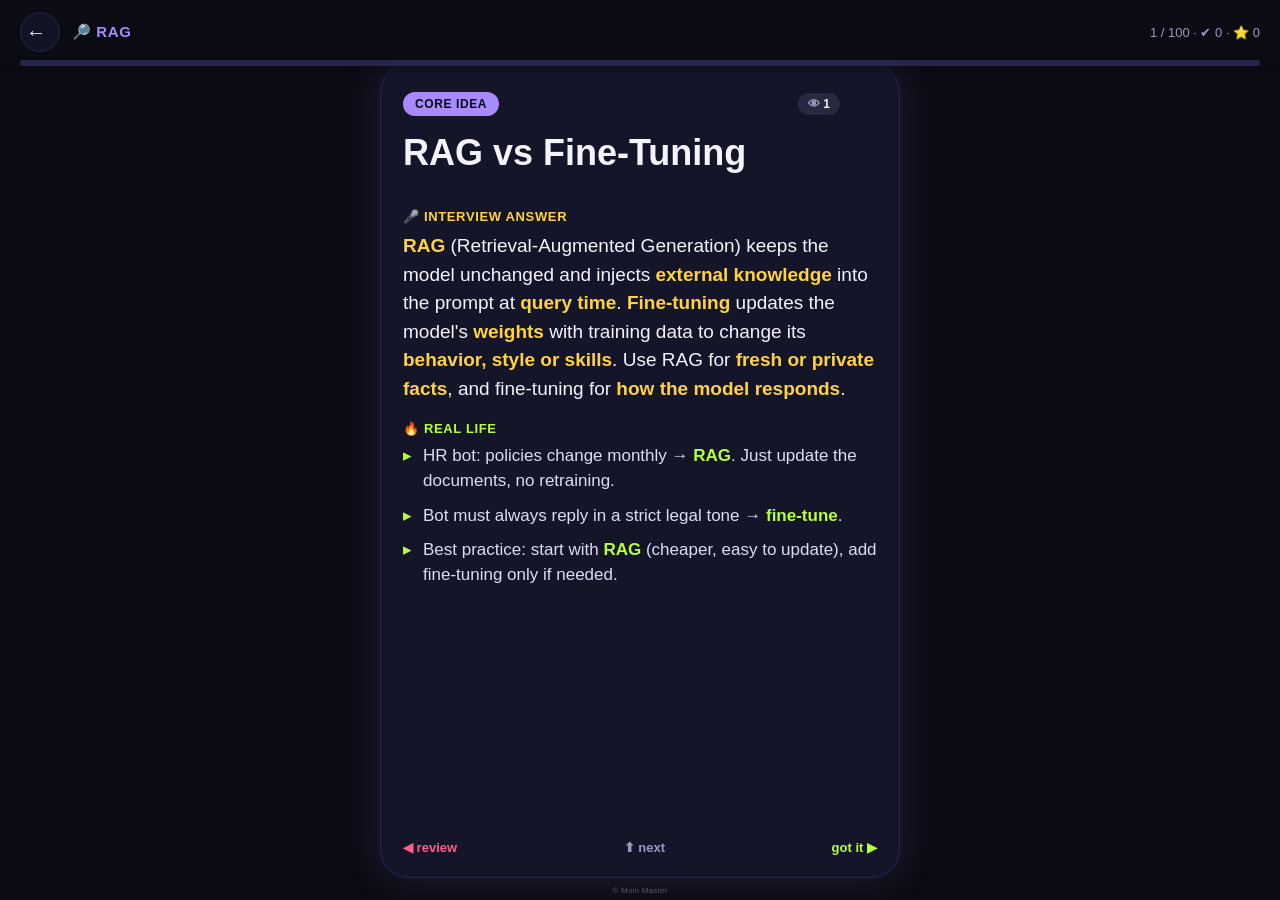
<file: rag-flash-card.html>
<!doctype html>
<html lang="en">
<head>
  <meta charset="utf-8">
  <meta name="viewport" content="width=device-width, initial-scale=1, viewport-fit=cover">
  <meta name="theme-color" content="#0b0b14">
  <meta name="apple-mobile-web-app-capable" content="yes">
  <meta name="mobile-web-app-capable" content="yes">
  <title>RAG Flash Cards</title>
  <link rel="manifest" href="manifest.json">
  <link rel="icon" href="icon.svg" type="image/svg+xml">
  <link rel="apple-touch-icon" href="icon.svg">
  <link rel="stylesheet" href="style.css?v=3">
</head>
<body data-deck="rag">
  <header class="top">
    <div class="top-row">
      <span class="deck-wrap"><a class="back" href="./" aria-label="All decks">←</a><span id="deckName" class="deck">…</span></span>
      <span id="counter" class="counter"></span>
    </div>
    <div class="bar"><div id="barFill" class="bar-fill"></div></div>
  </header>

  <main id="feed" class="feed" aria-live="polite"></main>

  <footer class="foot">© Moin Master</footer>

  <script src="data/decks.js"></script>
  <script src="data/rag.js"></script>
  <script src="app.js?v=3"></script>
</body>
</html>
</file>
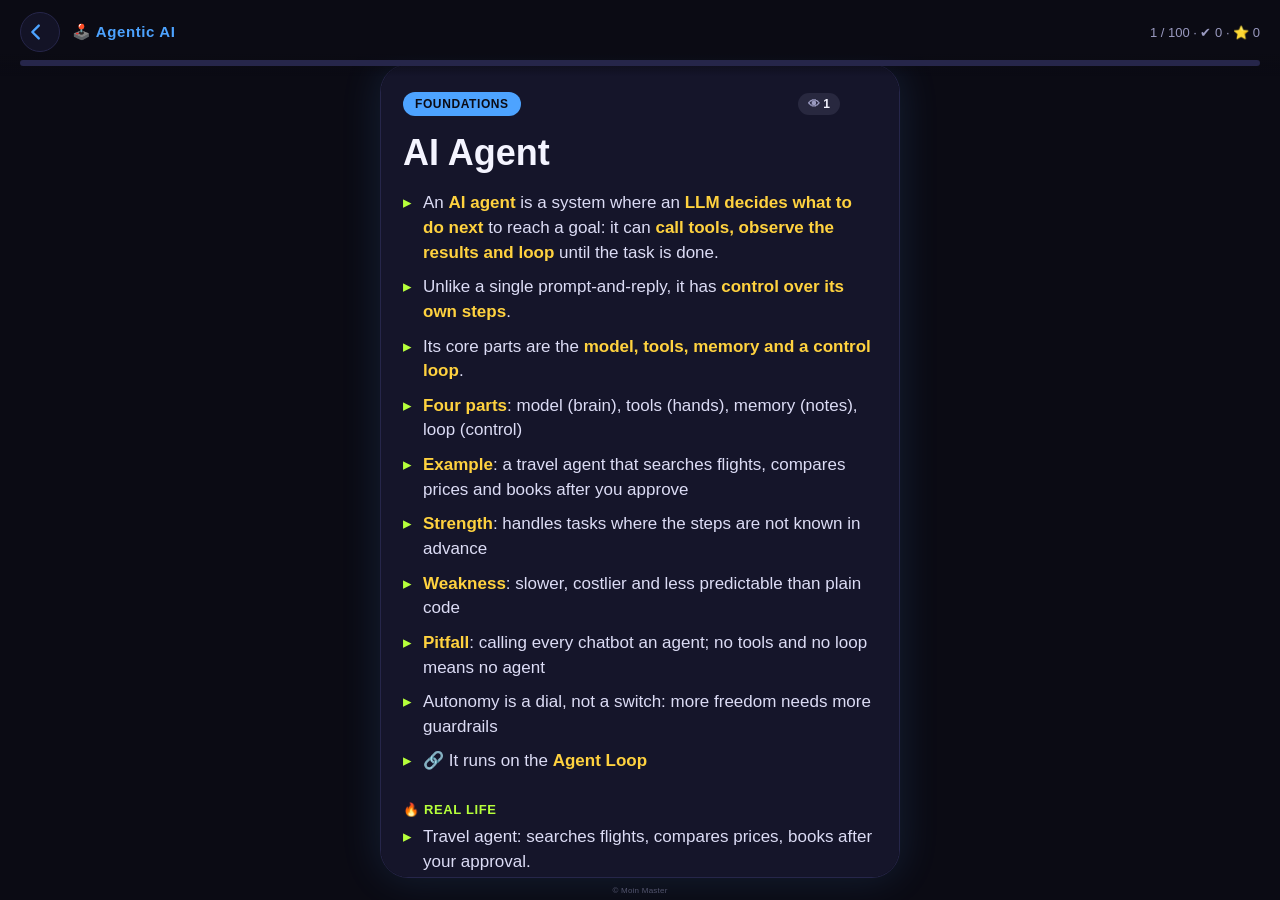
<file: agentic/agentic-flash-card.html>
<!doctype html>
<html lang="en">
<head>
  <meta charset="utf-8">
  <meta name="viewport" content="width=device-width, initial-scale=1, viewport-fit=cover">
  <meta name="theme-color" content="#0b0b14">
  <meta name="apple-mobile-web-app-capable" content="yes">
  <meta name="mobile-web-app-capable" content="yes">
  <title>Agentic AI Flash Cards</title>
  <link rel="manifest" href="../manifest.json">
  <link rel="icon" href="../icon.svg" type="image/svg+xml">
  <link rel="apple-touch-icon" href="../icons/icon-180.png">
  <link rel="stylesheet" href="../style/style.css?v=31">
</head>
<body data-deck="agentic" data-theme="blue">
  <header class="top">
    <div class="top-row">
      <span class="deck-wrap"><a class="back" href="index.html" aria-label="Back to Agentic AI dashboard"><svg viewBox="0 0 24 24" fill="none" stroke="currentColor" stroke-width="2.6" stroke-linecap="round" stroke-linejoin="round"><path d="M15 5l-7 7 7 7"/></svg></a><span id="deckName" class="deck">…</span></span>
      <span id="counter" class="counter"></span>
    </div>
    <div class="bar"><div id="barFill" class="bar-fill"></div></div>
  </header>

  <main id="feed" class="feed" aria-live="polite"></main>

  <footer class="foot">© Moin Master</footer>

  <script src="../data/decks.js?v=31"></script>
  <script src="../data/agentic.js?v=31"></script>
  <script src="../js/app.js?v=31"></script>
</body>
</html>
</file>
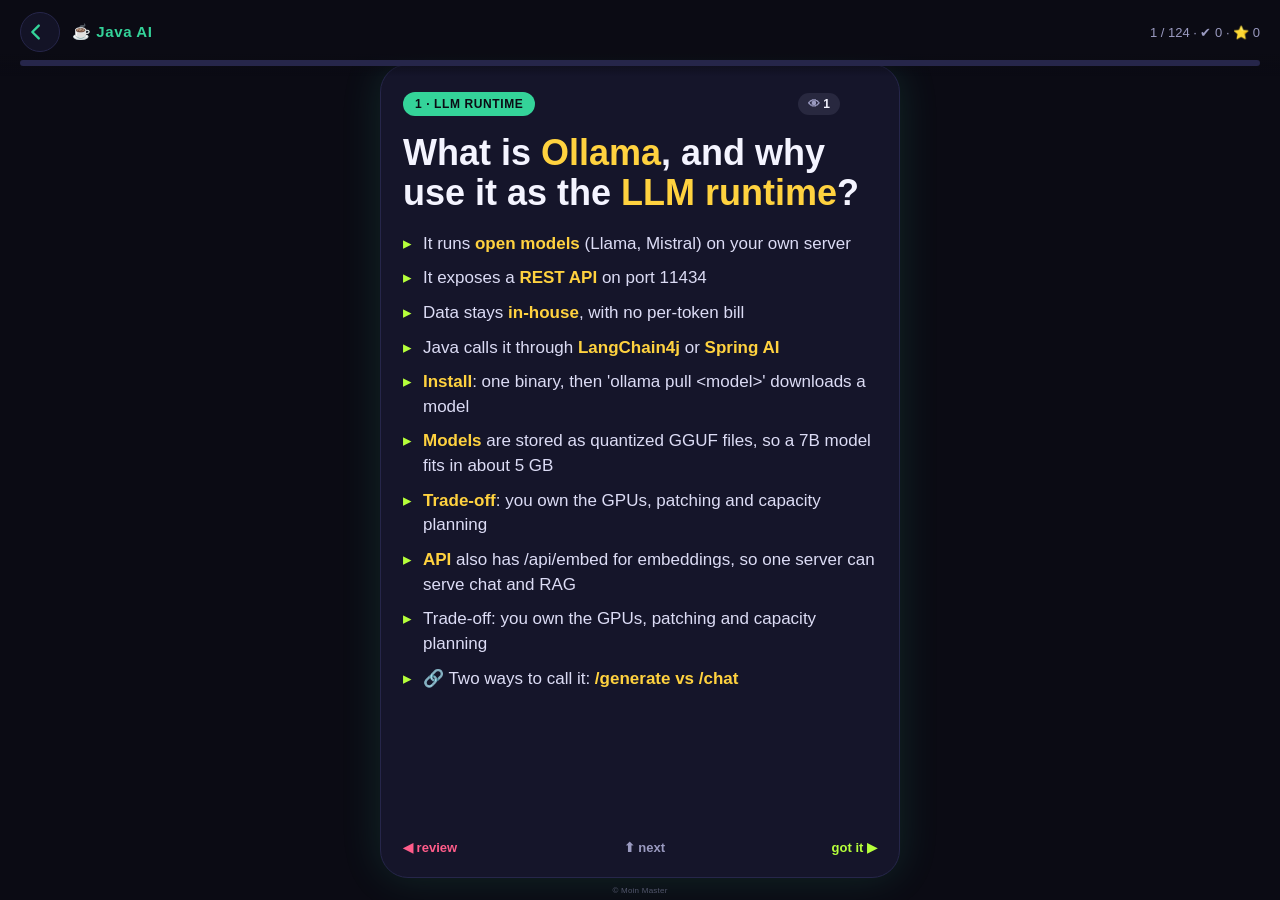
<file: javaai/javaai-flash-card.html>
<!doctype html>
<html lang="en">
<head>
  <meta charset="utf-8">
  <meta name="viewport" content="width=device-width, initial-scale=1, viewport-fit=cover">
  <meta name="theme-color" content="#0b0b14">
  <meta name="apple-mobile-web-app-capable" content="yes">
  <meta name="mobile-web-app-capable" content="yes">
  <title>Java AI Flash Cards</title>
  <link rel="manifest" href="../manifest.json">
  <link rel="icon" href="../icon.svg" type="image/svg+xml">
  <link rel="apple-touch-icon" href="../icons/icon-180.png">
  <link rel="stylesheet" href="../style/style.css?v=31">
</head>
<body data-deck="javaai" data-theme="green">
  <header class="top">
    <div class="top-row">
      <span class="deck-wrap"><a class="back" href="index.html" aria-label="Back to Java AI dashboard"><svg viewBox="0 0 24 24" fill="none" stroke="currentColor" stroke-width="2.6" stroke-linecap="round" stroke-linejoin="round"><path d="M15 5l-7 7 7 7"/></svg></a><span id="deckName" class="deck">…</span></span>
      <span id="counter" class="counter"></span>
    </div>
    <div class="bar"><div id="barFill" class="bar-fill"></div></div>
  </header>

  <main id="feed" class="feed" aria-live="polite"></main>

  <footer class="foot">© Moin Master</footer>

  <script src="../data/decks.js?v=31"></script>
  <script src="../data/javaai.js?v=31"></script>
  <script src="../js/app.js?v=31"></script>
</body>
</html>
</file>
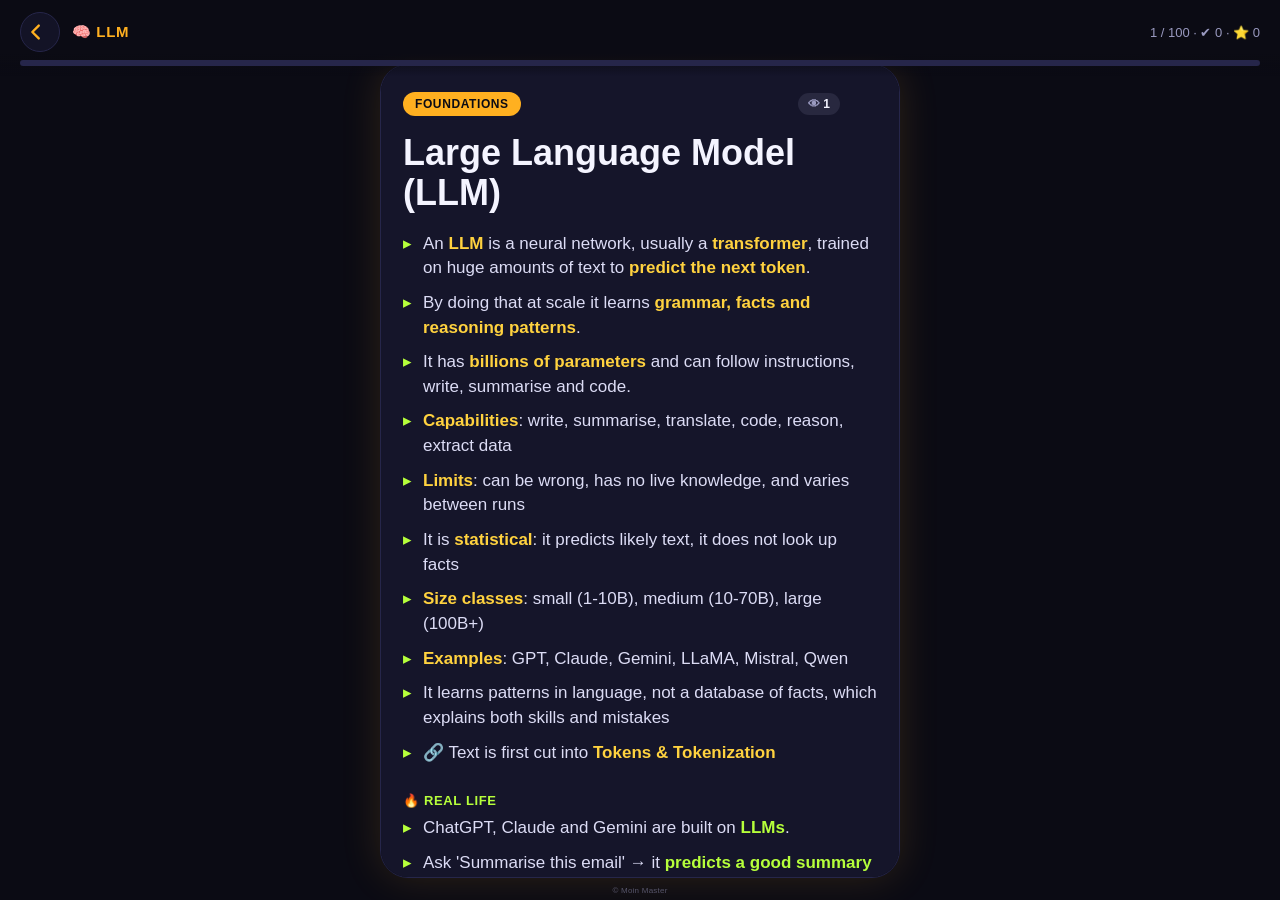
<file: llm/llm-flash-card.html>
<!doctype html>
<html lang="en">
<head>
  <meta charset="utf-8">
  <meta name="viewport" content="width=device-width, initial-scale=1, viewport-fit=cover">
  <meta name="theme-color" content="#0b0b14">
  <meta name="apple-mobile-web-app-capable" content="yes">
  <meta name="mobile-web-app-capable" content="yes">
  <title>LLM Flash Cards</title>
  <link rel="manifest" href="../manifest.json">
  <link rel="icon" href="../icon.svg" type="image/svg+xml">
  <link rel="apple-touch-icon" href="../icons/icon-180.png">
  <link rel="stylesheet" href="../style/style.css?v=31">
</head>
<body data-deck="llm" data-theme="amber">
  <header class="top">
    <div class="top-row">
      <span class="deck-wrap"><a class="back" href="index.html" aria-label="Back to LLM dashboard"><svg viewBox="0 0 24 24" fill="none" stroke="currentColor" stroke-width="2.6" stroke-linecap="round" stroke-linejoin="round"><path d="M15 5l-7 7 7 7"/></svg></a><span id="deckName" class="deck">…</span></span>
      <span id="counter" class="counter"></span>
    </div>
    <div class="bar"><div id="barFill" class="bar-fill"></div></div>
  </header>

  <main id="feed" class="feed" aria-live="polite"></main>

  <footer class="foot">© Moin Master</footer>

  <script src="../data/decks.js?v=31"></script>
  <script src="../data/llm.js?v=31"></script>
  <script src="../js/app.js?v=31"></script>
</body>
</html>
</file>
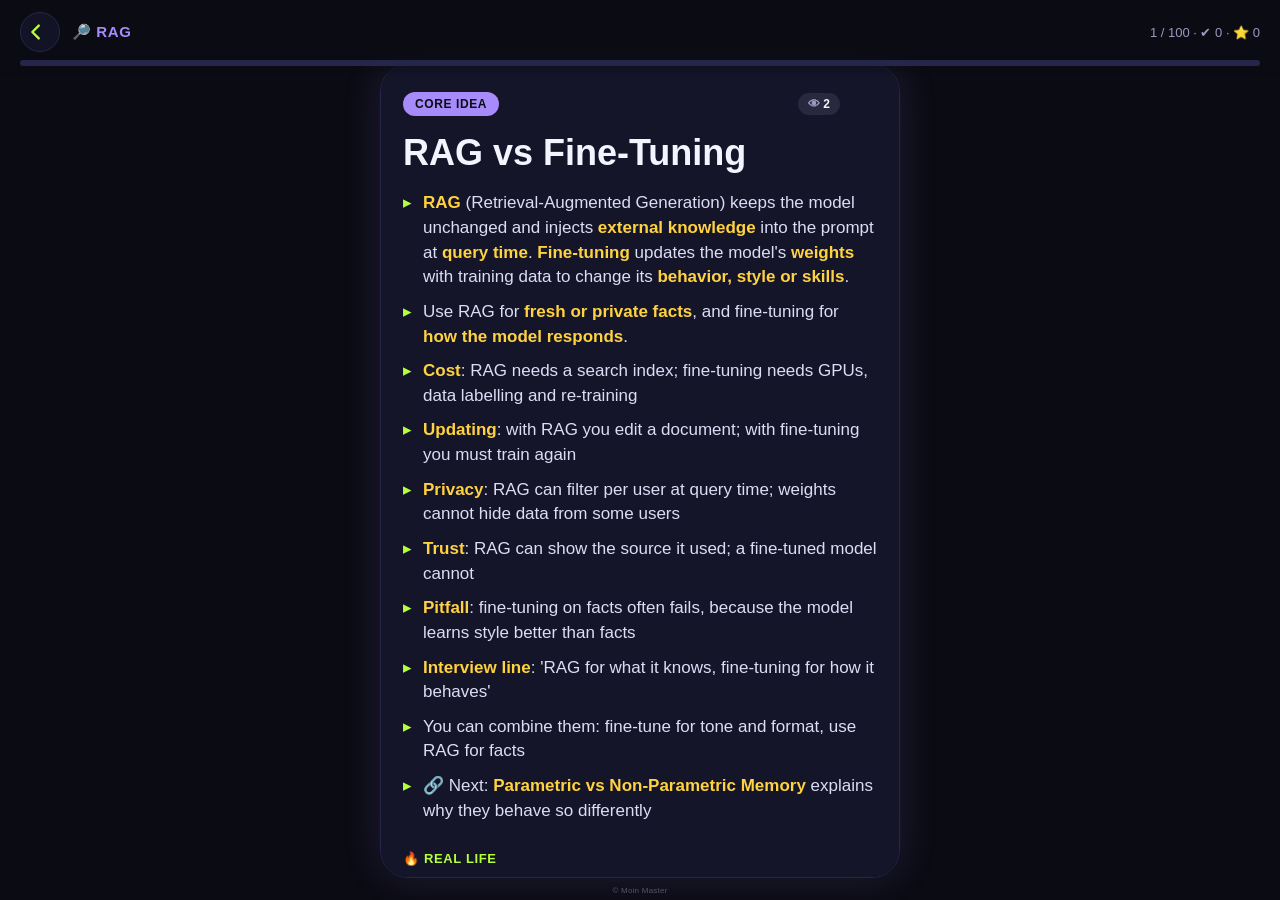
<file: rag/rag-flash-card.html>
<!doctype html>
<html lang="en">
<head>
  <meta charset="utf-8">
  <meta name="viewport" content="width=device-width, initial-scale=1, viewport-fit=cover">
  <meta name="theme-color" content="#0b0b14">
  <meta name="apple-mobile-web-app-capable" content="yes">
  <meta name="mobile-web-app-capable" content="yes">
  <title>RAG Flash Cards</title>
  <link rel="manifest" href="../manifest.json">
  <link rel="icon" href="../icon.svg" type="image/svg+xml">
  <link rel="apple-touch-icon" href="../icons/icon-180.png">
  <link rel="stylesheet" href="../style/style.css?v=31">
</head>
<body data-deck="rag">
  <header class="top">
    <div class="top-row">
      <span class="deck-wrap"><a class="back" href="index.html" aria-label="Back to RAG dashboard"><svg viewBox="0 0 24 24" fill="none" stroke="currentColor" stroke-width="2.6" stroke-linecap="round" stroke-linejoin="round"><path d="M15 5l-7 7 7 7"/></svg></a><span id="deckName" class="deck">…</span></span>
      <span id="counter" class="counter"></span>
    </div>
    <div class="bar"><div id="barFill" class="bar-fill"></div></div>
  </header>

  <main id="feed" class="feed" aria-live="polite"></main>

  <footer class="foot">© Moin Master</footer>

  <script src="../data/decks.js?v=31"></script>
  <script src="../data/rag.js?v=31"></script>
  <script src="../js/app.js?v=31"></script>
</body>
</html>
</file>
<file: style/style.css>
:root {
  --bg: #0b0b14;
  --card: #15152a;
  --card-edge: #26264a;
  --text: #f4f4ff;
  --muted: #9a9ac0;
  --purple: #a78bfa;
  --lime: #b6ff3b;
  --pink: #ff5c8a;
  --yellow: #ffd23f;
  --on-accent: #0b0b14;
  /* theme: decorative colours (blobs, headline gradient, main button, ring) */
  --t1: #a78bfa;
  --t2: #ff5c8a;
  --t3: #ffd23f;
  --cta: #b6ff3b;
  --cta-dark: #7fb81f;
  --ring: #b6ff3b;
}

/* amber theme (LLM) */
body[data-theme="amber"] {
  --purple: #ffb020;
  --t1: #ffb020;
  --t2: #ff7a45;
  --t3: #ffd966;
  --cta: #ffb020;
  --cta-dark: #b77700;
  --ring: #ff7a45;
}

/* green theme (Java AI) */
body[data-theme="green"] {
  --purple: #34d399;
  --t1: #34d399;
  --t2: #22d3ee;
  --t3: #b6ff3b;
  --cta: #34d399;
  --cta-dark: #1b9468;
  --ring: #34d399;
}

/* blue theme (Agentic AI) */
body[data-theme="blue"] {
  --purple: #4da3ff;
  --t1: #4da3ff;
  --t2: #22d3ee;
  --t3: #7cf2d0;
  --cta: #4da3ff;
  --cta-dark: #2a6fc4;
  --ring: #22d3ee;
}

* { box-sizing: border-box; margin: 0; padding: 0; -webkit-tap-highlight-color: transparent; }

html, body {
  height: 100%;
  background: var(--bg);
  color: var(--text);
  font-family: -apple-system, BlinkMacSystemFont, "Segoe UI", Roboto, Inter, sans-serif;
  overflow: hidden;
}

/* top bar */
.top {
  position: fixed; top: 0; left: 0; right: 0; z-index: 10;
  padding: calc(env(safe-area-inset-top) + 12px) 20px 10px;
  background: linear-gradient(var(--bg) 70%, transparent);
}
.top-row { display: flex; justify-content: space-between; align-items: center; margin-bottom: 8px; }
.deck { font-weight: 800; font-size: 15px; letter-spacing: .04em; color: var(--purple); }
.counter { font-size: 13px; color: var(--muted); font-variant-numeric: tabular-nums; }
.bar { height: 6px; background: var(--card-edge); border-radius: 99px; overflow: hidden; }
.bar-fill {
  height: 100%; width: 0%;
  background: linear-gradient(90deg, var(--purple), var(--lime));
  border-radius: 99px; transition: width .3s ease;
}

/* vertical snap feed */
.feed {
  height: 100dvh;
  overflow-y: scroll;
  scroll-snap-type: y mandatory;
  scrollbar-width: none;
  overscroll-behavior: contain;
}
.feed::-webkit-scrollbar { display: none; }

.slide {
  height: 100dvh;
  scroll-snap-align: start;
  scroll-snap-stop: always;
  display: flex; align-items: center; justify-content: center;
  padding: calc(env(safe-area-inset-top) + 64px) 12px calc(env(safe-area-inset-bottom) + 22px);
}

.foot {
  position: fixed; left: 0; right: 0; bottom: calc(env(safe-area-inset-bottom) + 5px);
  z-index: 10; text-align: center; pointer-events: none;
  font-size: 8px; letter-spacing: .03em; color: var(--muted); opacity: .5;
}

.card {
  position: relative;
  display: flex; flex-direction: column;
  width: 100%; max-width: 520px; height: 100%;
  overflow-y: auto;
  background: var(--card);
  border: 1.5px solid var(--card-edge);
  border-radius: 28px;
  padding: 26px 22px 22px;
  box-shadow: 0 0 40px color-mix(in srgb, var(--purple) 14%, transparent);
  touch-action: pan-y;
  user-select: none; -webkit-user-select: none;
  transition: transform .25s ease, box-shadow .25s ease, border-color .25s ease;
  will-change: transform;
  scrollbar-width: none;
}
.card::-webkit-scrollbar { display: none; }
.card.dragging { transition: none; }
.card.right { border-color: var(--lime); box-shadow: 0 0 40px rgba(182, 255, 59, .3); }
.card.left  { border-color: var(--pink); box-shadow: 0 0 40px rgba(255, 92, 138, .3); }
.card.done  { opacity: .55; }

.tag {
  display: inline-block;
  font-size: 12px; font-weight: 700; letter-spacing: .05em; text-transform: uppercase;
  color: var(--bg); background: var(--purple);
  padding: 5px 12px; border-radius: 99px; margin-bottom: 16px;
}
.term { font-size: 32px; line-height: 1.12; font-weight: 800; margin-bottom: 18px; }

.label { font-size: 13px; font-weight: 800; letter-spacing: .05em; margin: 18px 0 8px; }
.label.why { color: var(--yellow); }
.label.eg  { color: var(--lime); }

.explain { font-size: 19px; line-height: 1.5; }
.example { list-style: none; }
.example li {
  position: relative; padding-left: 20px; margin-bottom: 10px;
  font-size: 17px; line-height: 1.45; color: #dcdcf5;
}
strong { color: var(--yellow); font-weight: 800; }
.example strong { color: var(--lime); }
.answer strong { color: var(--yellow); }
.answer li::before { color: var(--yellow); }
.example li::before { content: "▸"; position: absolute; left: 0; color: var(--lime); }

.stamp {
  position: absolute; top: 18px; right: 18px;
  font-weight: 900; font-size: 15px; letter-spacing: .05em;
  padding: 4px 10px; border-radius: 10px; border: 2px solid; opacity: 0;
  transform: rotate(8deg); transition: opacity .15s;
}
.stamp.know { color: var(--lime); border-color: var(--lime); }
.stamp.again { color: var(--pink); border-color: var(--pink); left: 18px; right: auto; transform: rotate(-8deg); }
.card.right .stamp.know, .card.left .stamp.again { opacity: 1; }
.card.done.is-known .stamp.know, .card.done.is-review .stamp.again { opacity: 1; }

/* hints row */
.hints {
  display: flex; justify-content: space-between; align-items: center;
  margin-top: auto; padding-top: 20px; font-size: 13px; font-weight: 700; color: var(--muted);
}
.hints .l { color: var(--pink); }
.hints .r { color: var(--lime); }
.hints .u { color: var(--muted); }

/* end card */
.end { text-align: center; justify-content: center; }
.end .term { font-size: 28px; }
.stats { display: flex; gap: 12px; margin: 18px 0; }
.stat { flex: 1; border-radius: 18px; padding: 14px 8px; background: var(--bg); border: 1.5px solid var(--card-edge); }
.stat b { display: block; font-size: 30px; }
.stat.k b { color: var(--lime); }
.stat.r b { color: var(--pink); }
.stat span { font-size: 12px; color: var(--muted); font-weight: 700; }
.btn {
  display: block; width: 100%; margin-top: 10px; padding: 14px;
  font-size: 16px; font-weight: 800; border: 0; border-radius: 16px; cursor: pointer;
  background: var(--purple); color: var(--bg);
}
.btn.ghost { background: transparent; color: var(--text); border: 1.5px solid var(--card-edge); }
.btn[disabled] { opacity: .35; }

.msg { text-align: center; color: var(--muted); padding: 40vh 24px 0; font-size: 16px; }

@media (min-width: 700px) {
  .term { font-size: 36px; }
}

/* back link in deck header */
.deck-wrap { display: flex; align-items: center; gap: 12px; }
.back { color: var(--text); text-decoration: none; font-size: 20px; font-weight: 800; padding: 2px 8px 2px 0; }

/* star (double-tap) */
.tag-row { display: flex; align-items: center; justify-content: space-between; margin-bottom: 16px; }
.tag-row .tag { margin-bottom: 0; }
.star-badge { font-size: 22px; opacity: 0; transform: scale(.5); transition: opacity .2s, transform .2s; }
.card.starred .star-badge { opacity: 1; transform: scale(1); }
.card.starred { border-color: var(--yellow); }
.star-pop {
  position: absolute; top: 50%; left: 50%; font-size: 90px; pointer-events: none; z-index: 5;
  transform: translate(-50%, -50%) scale(.4); opacity: 0; animation: starpop .6s ease-out;
}
.star-pop.off { filter: grayscale(1); }
@keyframes starpop {
  0% { opacity: 0; transform: translate(-50%, -50%) scale(.4); }
  35% { opacity: 1; transform: translate(-50%, -50%) scale(1.15); }
  100% { opacity: 0; transform: translate(-50%, -60%) scale(1); }
}

.back {
  display: inline-grid; place-items: center; width: 40px; height: 40px; border-radius: 50%;
  color: var(--text); text-decoration: none; background: rgba(21,21,42,.85); border: 1.5px solid var(--card-edge);
}
.back svg { width: 22px; height: 22px; color: var(--cta); }
.back:active { transform: scale(.94); }

.tag-right { display: flex; align-items: center; gap: 10px; }
.views { font-size: 12px; font-weight: 800; color: var(--muted); padding: 4px 10px; border-radius: 99px; background: rgba(154,154,192,.14); }
.views.hide { display: none; }
.views i { font-style: normal; color: var(--text); }
</file>
<file: style/hub.css>
/* App shell (tab bar, nav, lists) + Gen-Z look: home (index.html) and dashboards (rag/index.html) */
html.hubhtml { height: auto; overflow-y: auto; }
body.hub { height: auto; min-height: 100%; overflow-y: auto; overflow-x: hidden; position: relative; -webkit-font-smoothing: antialiased; }
body.hub .foot { position: static; margin: 22px 0 6px; pointer-events: auto; }

/* floating colour blobs */
.blob { position: fixed; border-radius: 50%; filter: blur(70px); opacity: .45; z-index: 0; pointer-events: none; animation: float 14s ease-in-out infinite; }
.b1 { width: 280px; height: 280px; background: var(--t1); top: -90px; left: -80px; }
.b2 { width: 240px; height: 240px; background: var(--t2); top: 38%; right: -110px; animation-delay: -5s; }
.b3 { width: 260px; height: 260px; background: var(--cta); bottom: -120px; left: 10%; opacity: .22; animation-delay: -9s; }
@keyframes float { 0%,100% { transform: translate(0,0) scale(1); } 50% { transform: translate(24px,-30px) scale(1.12); } }
@media (prefers-reduced-motion: reduce) { .blob { animation: none; } }

.app-main {
  position: relative; z-index: 1; max-width: 560px; margin: 0 auto;
  padding: calc(env(safe-area-inset-top) + 28px) 18px calc(env(safe-area-inset-bottom) + 100px);
}
.has-navbar .app-main { padding-top: 14px; padding-bottom: calc(env(safe-area-inset-bottom) + 40px); }

/* big gradient headline */
.large { padding: 4px 2px 22px; }
.hero { font-size: clamp(30px, 8.8vw, 50px); line-height: 1.02; font-weight: 900; letter-spacing: -.02em; }
.grad { background: linear-gradient(90deg, var(--t1), var(--t2) 55%, var(--t3)); -webkit-background-clip: text; background-clip: text; color: transparent; }
.sub { color: var(--muted); font-size: 18px; font-weight: 600; margin-top: 10px; }

/* top navigation bar for pushed screens */
.navbar {
  position: sticky; top: 0; z-index: 20; display: grid; grid-template-columns: 1fr auto 1fr; align-items: center;
  padding: calc(env(safe-area-inset-top) + 6px) 14px 6px; min-height: 56px;
  background: transparent; border-bottom: 1px solid transparent;
  transition: background .2s ease, border-color .2s ease;
}
.navbar.scrolled {
  background: color-mix(in srgb, var(--bg) 78%, transparent);
  -webkit-backdrop-filter: blur(18px); backdrop-filter: blur(18px);
  border-bottom-color: var(--card-edge);
}
.nav-back {
  display: inline-grid; place-items: center; width: 42px; height: 42px; justify-self: start;
  border-radius: 50%; text-decoration: none; color: var(--text);
  background: rgba(21,21,42,.85); border: 1.5px solid var(--card-edge);
}
.nav-back svg { width: 22px; height: 22px; color: var(--cta); }
.nav-back:active { transform: scale(.94); }
.nav-title { font-size: 16px; font-weight: 800; letter-spacing: .02em; opacity: 0; transition: opacity .2s ease; }
.navbar.scrolled .nav-title { opacity: 1; }

/* section label */
.gh { font-size: 13px; font-weight: 800; letter-spacing: .08em; text-transform: uppercase; color: var(--muted); margin: 30px 4px 12px; }

/* glass summary card */
.summary {
  padding: 20px; border-radius: 28px;
  background: rgba(21,21,42,.85); border: 1.5px solid var(--card-edge);
  -webkit-backdrop-filter: blur(8px); backdrop-filter: blur(8px);
  box-shadow: 0 0 40px color-mix(in srgb, var(--t1) 18%, transparent);
}
.sum-top { display: flex; align-items: center; gap: 18px; }
.ring {
  --p: 0%; flex: none; position: relative; width: 96px; height: 96px; border-radius: 50%;
  display: grid; place-items: center;
  background: conic-gradient(var(--ring) var(--p), var(--card-edge) 0);
  box-shadow: 0 0 28px color-mix(in srgb, var(--ring) 20%, transparent);
}
.ring::before { content: ""; position: absolute; inset: 9px; border-radius: 50%; background: #15152a; }
.ring div { position: relative; text-align: center; }
.ring b { display: block; font-size: 25px; font-weight: 900; line-height: 1.05; }
.ring span { font-size: 11px; color: var(--muted); font-weight: 700; }
.nums { flex: 1; display: grid; grid-template-columns: repeat(3, 1fr); gap: 6px; text-align: center; }
.nums b { display: block; font-size: 28px; font-weight: 900; font-variant-numeric: tabular-nums; }
.nums span { font-size: 10px; font-weight: 800; letter-spacing: .06em; text-transform: uppercase; color: var(--muted); }
.nums .k b { color: var(--lime); }
.nums .r b { color: var(--pink); }
.nums .s b { color: var(--yellow); }
.sum-line { color: var(--muted); font-size: 13px; font-weight: 600; margin: 16px 0 18px; }

/* chunky lime button */
.primary {
  display: flex; align-items: center; justify-content: space-between; min-height: 62px; padding: 0 24px; border-radius: 22px;
  background: var(--cta); color: #0b0b14; text-decoration: none; font-size: 20px; font-weight: 900;
  box-shadow: 0 7px 0 var(--cta-dark), 0 18px 40px color-mix(in srgb, var(--cta) 30%, transparent);
  transition: transform .12s ease, box-shadow .12s ease;
}
.primary > span:last-child { font-size: 28px; line-height: 1; }
.p-left { display: flex; align-items: center; gap: 12px; min-width: 0; }
.p-ico { flex: none; width: 28px; height: 28px; }
.primary:active { transform: translateY(6px); box-shadow: 0 1px 0 var(--cta-dark), 0 8px 20px color-mix(in srgb, var(--cta) 22%, transparent); }

/* track tiles */
.tracks { display: flex; flex-direction: column; gap: 18px; }
.track {
  --accent: var(--purple);
  position: relative; display: block; padding: 18px; border-radius: 28px; text-decoration: none; color: var(--text);
  background: linear-gradient(var(--card), var(--card)) padding-box, linear-gradient(135deg, var(--accent), transparent 85%) border-box;
  border: 2px solid transparent;
  box-shadow: 0 0 36px color-mix(in srgb, var(--accent) 24%, transparent);
  transition: transform .12s ease;
}
.track:active { transform: scale(.98); }
.track.soon { opacity: .6; box-shadow: none; background: var(--card); border: 1.5px dashed var(--card-edge); }
.t-head { display: flex; align-items: center; gap: 14px; }
.t-badge {
  flex: none; width: 54px; height: 54px; border-radius: 19px; display: grid; place-items: center; font-size: 29px;
  background: color-mix(in srgb, var(--accent) 22%, var(--bg));
  border: 1.5px solid color-mix(in srgb, var(--accent) 55%, transparent);
}
.t-title { flex: 1; min-width: 0; display: flex; flex-direction: column; gap: 2px; }
.t-title b { font-size: 23px; font-weight: 900; }
.t-title small { color: var(--muted); font-size: 13px; }
.t-go { font-size: 21px; font-weight: 900; color: var(--accent); }
.t-bar { height: 8px; border-radius: 99px; background: var(--card-edge); overflow: hidden; margin: 16px 0 12px; }
.t-bar i { display: block; height: 100%; border-radius: 99px; background: var(--accent); }
.t-chips { display: flex; flex-wrap: wrap; gap: 6px; }
.t-chips span {
  font-size: 11px; font-weight: 700; padding: 4px 10px; border-radius: 99px; color: var(--text);
  background: color-mix(in srgb, var(--accent) 14%, transparent); border: 1px solid color-mix(in srgb, var(--accent) 35%, transparent);
}
.t-meta { margin-top: 12px; font-size: 12px; font-weight: 800; color: var(--accent); }
.track.soon .t-meta { color: var(--muted); }
.sticker {
  position: absolute; top: -10px; right: 18px; font-size: 11px; font-weight: 900; letter-spacing: .06em;
  padding: 4px 10px; border-radius: 10px; background: var(--yellow); color: #0b0b14; transform: rotate(4deg);
}

/* how it works tiles */
.how { display: grid; grid-template-columns: repeat(2, 1fr); gap: 10px; }
.how div { text-align: center; padding: 16px 6px; border-radius: 22px; background: rgba(21,21,42,.85); border: 1.5px solid var(--card-edge); }
.how i { display: block; font-style: normal; font-size: 28px; margin-bottom: 6px; }
.how b { display: block; font-size: 14px; font-weight: 800; }
.how span { font-size: 12px; color: var(--muted); }

/* glass list rows (study, topics, review, starred) */
.group { border-radius: 24px; overflow: hidden; background: rgba(21,21,42,.85); border: 1.5px solid var(--card-edge); }
.row {
  display: flex; align-items: center; gap: 13px; width: 100%; min-height: 60px; padding: 11px 14px 11px 16px;
  color: var(--text); text-decoration: none; background: none; border: 0; border-bottom: 1px solid var(--card-edge);
  font: inherit; text-align: left; cursor: pointer;
}
.row:last-child { border-bottom: 0; }
a.row:active { background: rgba(167,139,250,.12); }
.ico {
  flex: none; width: 38px; height: 38px; border-radius: 13px; display: grid; place-items: center; font-size: 21px;
  background: color-mix(in srgb, var(--c, var(--purple)) 22%, var(--bg));
  border: 1.5px solid color-mix(in srgb, var(--c, var(--purple)) 50%, transparent);
}
.tx { flex: 1; min-width: 0; display: flex; flex-direction: column; gap: 2px; }
.tx b { font-size: 16px; font-weight: 800; }
.tx small { font-size: 13px; color: var(--muted); font-weight: 600; }
.chev { color: var(--purple); font-size: 22px; font-weight: 800; line-height: 1; }
.row.off { opacity: .35; pointer-events: none; }
.row-bar { display: block; height: 6px; border-radius: 99px; background: var(--card-edge); overflow: hidden; margin-top: 7px; }
.row-bar i { display: block; height: 100%; border-radius: 99px; background: linear-gradient(90deg, var(--t1), var(--ring)); }

/* clear button */
.clear {
  display: block; margin: 36px auto 0; min-height: 44px; padding: 0 22px; border-radius: 99px; cursor: pointer;
  font-size: 14px; font-weight: 800; color: var(--pink); background: transparent; border: 1.5px solid rgba(255,92,138,.4);
}
.clear:active { transform: scale(.96); }

.empty-state { text-align: center; color: var(--muted); padding: 60px 24px; font-weight: 600; }
.empty-state i { display: block; font-style: normal; font-size: 48px; margin-bottom: 10px; }
.empty-state b { display: block; color: var(--text); font-size: 20px; font-weight: 900; margin-bottom: 4px; }
.note { text-align: center; color: var(--muted); font-size: 12px; margin-top: 18px; }
.view[hidden] { display: none; }

/* bottom tab bar */
.tabbar {
  position: fixed; left: 0; right: 0; bottom: 0; z-index: 30; display: flex; justify-content: center;
  padding-bottom: env(safe-area-inset-bottom);
  background: color-mix(in srgb, var(--bg) 78%, transparent);
  -webkit-backdrop-filter: blur(20px); backdrop-filter: blur(20px);
  border-top: 1.5px solid var(--card-edge);
}
.tabbar-in { display: flex; width: 100%; max-width: 560px; }
.tab {
  position: relative; flex: 1; min-height: 60px; display: flex; flex-direction: column; align-items: center; justify-content: center; gap: 3px;
  background: none; border: 0; cursor: pointer; font: inherit; font-size: 11px; font-weight: 800; letter-spacing: .03em; color: var(--muted);
}
.tab svg { width: 25px; height: 25px; fill: none; stroke: currentColor; stroke-width: 1.9; stroke-linecap: round; stroke-linejoin: round; }
.tab.on { color: var(--lime); }
.tab.on svg { filter: drop-shadow(0 0 8px rgba(182,255,59,.55)); }
.tab.on svg.fillable { fill: currentColor; }
.tab.on::before { content: ""; position: absolute; top: -1.5px; left: 30%; right: 30%; height: 3px; border-radius: 99px; background: var(--lime); box-shadow: 0 0 12px var(--lime); }
.badge {
  position: absolute; top: 7px; left: calc(50% + 6px); min-width: 18px; height: 18px; padding: 0 5px; border-radius: 99px;
  background: var(--pink); color: #fff; font-size: 11px; font-weight: 900; display: grid; place-items: center;
}
.badge[hidden] { display: none; }

/* study tiles (rag dashboard) */
.study-grid { display: grid; grid-template-columns: 1fr 1fr; gap: 12px; }
.stile {
  --c: var(--purple);
  position: relative; display: grid; grid-template-columns: auto 1fr; grid-template-rows: auto 1fr auto auto; grid-template-areas: "emoji num" ". ." "label label" "hint hint"; column-gap: 8px; min-height: 150px; padding: 16px; border-radius: 26px;
  text-decoration: none; color: var(--text); overflow: hidden;
  background: linear-gradient(160deg, color-mix(in srgb, var(--c) 20%, var(--card)), var(--card) 70%) padding-box,
              linear-gradient(135deg, var(--c), transparent 80%) border-box;
  border: 2px solid transparent;
  box-shadow: 0 0 30px color-mix(in srgb, var(--c) 22%, transparent);
  transition: transform .12s ease;
}
.stile:active { transform: scale(.97); }
.s-emoji { grid-area: emoji; font-size: 32px; line-height: 1; }
.stile b { grid-area: num; justify-self: end; align-self: start; font-size: 56px; font-weight: 900; line-height: .9; color: var(--c); font-variant-numeric: tabular-nums; }
.s-label { grid-area: label; font-size: 16px; font-weight: 800; }
.stile em { grid-area: hint; font-style: normal; font-size: 12px; font-weight: 700; color: var(--muted); margin-top: 2px; }
.stile.wide { grid-column: 1 / -1; display: flex; flex-direction: row; align-items: center; gap: 16px; min-height: 0; padding: 16px 20px; }
.stile.wide .s-emoji { margin: 0; font-size: 34px; }
.stile.wide .s-mid { flex: 1; display: flex; align-items: baseline; gap: 12px; }
.stile.wide b { font-size: 40px; justify-self: auto; }
.s-go { font-size: 26px; font-weight: 900; color: var(--c); }
.stile.off { opacity: .55; pointer-events: none; }
.stile.off b { color: var(--muted); }

/* big logo in front of the two-line headline */
.hero.with-logo { display: flex; align-items: center; gap: .3em; font-size: clamp(26px, 8.2vw, 46px); }
.hero-logo {
  flex: none; display: block; width: 2.05em; height: 2.05em; box-sizing: border-box;
  border: .04em solid #fff; border-radius: 23%;
  filter: drop-shadow(0 8px 18px rgba(182,255,59,.3));
}
.hero-text { min-width: 0; }
</file>
<file: style/notes.css>
/* Study notes page (notes.html) */
.label { font-size: 12px; font-weight: 800; letter-spacing: .08em; color: var(--muted); margin-bottom: 8px; }
.theme-card, .chain-card {
  border-radius: 22px; padding: 16px 18px; margin-bottom: 12px; font-size: 17px; line-height: 1.5;
  background: var(--card); border: 1.5px solid var(--card-edge);
}
.theme-card { background: linear-gradient(160deg, color-mix(in srgb, var(--cta) 18%, var(--card)), var(--card) 75%); border-color: color-mix(in srgb, var(--cta) 45%, var(--card-edge)); }
.chain-card p { font-size: 15px; }
strong { color: var(--cta); font-weight: 800; }

.rail { display: flex; align-items: center; justify-content: space-between; gap: 2px; margin: 16px 0 6px; position: sticky; top: 56px; z-index: 10; padding: 8px 4px; border-radius: 18px; background: color-mix(in srgb, var(--bg) 82%, transparent); -webkit-backdrop-filter: blur(14px); backdrop-filter: blur(14px); }
.rail a { display: grid; justify-items: center; gap: 2px; text-decoration: none; color: var(--text); font-size: 11px; font-weight: 800; padding: 4px 6px; border-radius: 12px; }
.rail a span { font-size: 22px; }
.rail a:active { background: var(--card); }
.rail i { color: var(--muted); font-style: normal; font-weight: 900; }

.nstation { margin-top: 26px; scroll-margin-top: 120px; }
.nst-head { display: flex; align-items: center; gap: 12px; margin-bottom: 12px; }
.nst-icon { font-size: 36px; }
.nst-head b { display: block; font-size: 22px; font-weight: 900; color: var(--cta); text-transform: uppercase; letter-spacing: .04em; }
.nst-head span:not(.nst-icon) { color: var(--muted); font-size: 14px; font-weight: 600; line-height: 1.35; }

.nsec { background: var(--card); border: 1.5px solid var(--card-edge); border-radius: 22px; padding: 16px 16px 14px; margin-bottom: 12px; }
.nsec-head { display: flex; align-items: center; gap: 10px; margin-bottom: 10px; }
.nsec-head .num { flex: none; width: 28px; height: 28px; border-radius: 50%; display: grid; place-items: center; font-size: 14px; font-weight: 900; background: var(--cta); color: var(--on-accent); }
.nsec-head h3 { font-size: 18px; font-weight: 800; line-height: 1.2; }
.nlist { list-style: none; display: grid; gap: 8px; }
.nlist li { position: relative; padding-left: 16px; font-size: 16px; line-height: 1.45; }
.nlist li::before { content: ""; position: absolute; left: 1px; top: .55em; width: 7px; height: 7px; border-radius: 50%; background: var(--cta); }
.nnext { margin-top: 12px; padding: 10px 12px; border-radius: 14px; font-size: 14px; font-weight: 700; line-height: 1.4; color: var(--text); background: color-mix(in srgb, var(--cta) 14%, transparent); border: 1px dashed color-mix(in srgb, var(--cta) 55%, transparent); }
.nnext strong { color: var(--text); text-decoration: underline; text-decoration-color: var(--cta); text-underline-offset: 3px; }
.primary { margin-top: 24px; }
</file>
<file: style.css>
:root {
  --bg: #0b0b14;
  --card: #15152a;
  --card-edge: #26264a;
  --text: #f4f4ff;
  --muted: #9a9ac0;
  --purple: #a78bfa;
  --lime: #b6ff3b;
  --pink: #ff5c8a;
  --yellow: #ffd23f;
  --on-accent: #0b0b14;
  /* theme: decorative colours (blobs, headline gradient, main button, ring) */
  --t1: #a78bfa;
  --t2: #ff5c8a;
  --t3: #ffd23f;
  --cta: #b6ff3b;
  --cta-dark: #7fb81f;
  --ring: #b6ff3b;
}

/* amber theme (LLM) */
body[data-theme="amber"] {
  --purple: #ffb020;
  --t1: #ffb020;
  --t2: #ff7a45;
  --t3: #ffd966;
  --cta: #ffb020;
  --cta-dark: #b77700;
  --ring: #ff7a45;
}

/* blue theme (Agentic AI) */
body[data-theme="blue"] {
  --purple: #4da3ff;
  --t1: #4da3ff;
  --t2: #22d3ee;
  --t3: #7cf2d0;
  --cta: #4da3ff;
  --cta-dark: #2a6fc4;
  --ring: #22d3ee;
}

* { box-sizing: border-box; margin: 0; padding: 0; -webkit-tap-highlight-color: transparent; }

html, body {
  height: 100%;
  background: var(--bg);
  color: var(--text);
  font-family: -apple-system, BlinkMacSystemFont, "Segoe UI", Roboto, Inter, sans-serif;
  overflow: hidden;
}

/* top bar */
.top {
  position: fixed; top: 0; left: 0; right: 0; z-index: 10;
  padding: calc(env(safe-area-inset-top) + 12px) 20px 10px;
  background: linear-gradient(var(--bg) 70%, transparent);
}
.top-row { display: flex; justify-content: space-between; align-items: center; margin-bottom: 8px; }
.deck { font-weight: 800; font-size: 15px; letter-spacing: .04em; color: var(--purple); }
.counter { font-size: 13px; color: var(--muted); font-variant-numeric: tabular-nums; }
.bar { height: 6px; background: var(--card-edge); border-radius: 99px; overflow: hidden; }
.bar-fill {
  height: 100%; width: 0%;
  background: linear-gradient(90deg, var(--purple), var(--lime));
  border-radius: 99px; transition: width .3s ease;
}

/* vertical snap feed */
.feed {
  height: 100dvh;
  overflow-y: scroll;
  scroll-snap-type: y mandatory;
  scrollbar-width: none;
  overscroll-behavior: contain;
}
.feed::-webkit-scrollbar { display: none; }

.slide {
  height: 100dvh;
  scroll-snap-align: start;
  scroll-snap-stop: always;
  display: flex; align-items: center; justify-content: center;
  padding: calc(env(safe-area-inset-top) + 64px) 12px calc(env(safe-area-inset-bottom) + 22px);
}

.foot {
  position: fixed; left: 0; right: 0; bottom: calc(env(safe-area-inset-bottom) + 5px);
  z-index: 10; text-align: center; pointer-events: none;
  font-size: 8px; letter-spacing: .03em; color: var(--muted); opacity: .5;
}

.card {
  position: relative;
  display: flex; flex-direction: column;
  width: 100%; max-width: 520px; height: 100%;
  overflow-y: auto;
  background: var(--card);
  border: 1.5px solid var(--card-edge);
  border-radius: 28px;
  padding: 26px 22px 22px;
  box-shadow: 0 0 40px color-mix(in srgb, var(--purple) 14%, transparent);
  touch-action: pan-y;
  user-select: none; -webkit-user-select: none;
  transition: transform .25s ease, box-shadow .25s ease, border-color .25s ease;
  will-change: transform;
  scrollbar-width: none;
}
.card::-webkit-scrollbar { display: none; }
.card.dragging { transition: none; }
.card.right { border-color: var(--lime); box-shadow: 0 0 40px rgba(182, 255, 59, .3); }
.card.left  { border-color: var(--pink); box-shadow: 0 0 40px rgba(255, 92, 138, .3); }
.card.done  { opacity: .55; }

.tag {
  display: inline-block;
  font-size: 12px; font-weight: 700; letter-spacing: .05em; text-transform: uppercase;
  color: var(--bg); background: var(--purple);
  padding: 5px 12px; border-radius: 99px; margin-bottom: 16px;
}
.term { font-size: 32px; line-height: 1.12; font-weight: 800; margin-bottom: 18px; }

.label { font-size: 13px; font-weight: 800; letter-spacing: .05em; margin: 18px 0 8px; }
.label.why { color: var(--yellow); }
.label.eg  { color: var(--lime); }

.explain { font-size: 19px; line-height: 1.5; }
.example { list-style: none; }
.example li {
  position: relative; padding-left: 20px; margin-bottom: 10px;
  font-size: 17px; line-height: 1.45; color: #dcdcf5;
}
strong { color: var(--yellow); font-weight: 800; }
.example strong { color: var(--lime); }
.example li::before { content: "▸"; position: absolute; left: 0; color: var(--lime); }

.stamp {
  position: absolute; top: 18px; right: 18px;
  font-weight: 900; font-size: 15px; letter-spacing: .05em;
  padding: 4px 10px; border-radius: 10px; border: 2px solid; opacity: 0;
  transform: rotate(8deg); transition: opacity .15s;
}
.stamp.know { color: var(--lime); border-color: var(--lime); }
.stamp.again { color: var(--pink); border-color: var(--pink); left: 18px; right: auto; transform: rotate(-8deg); }
.card.right .stamp.know, .card.left .stamp.again { opacity: 1; }
.card.done.is-known .stamp.know, .card.done.is-review .stamp.again { opacity: 1; }

/* hints row */
.hints {
  display: flex; justify-content: space-between; align-items: center;
  margin-top: auto; padding-top: 20px; font-size: 13px; font-weight: 700; color: var(--muted);
}
.hints .l { color: var(--pink); }
.hints .r { color: var(--lime); }
.hints .u { color: var(--muted); }

/* end card */
.end { text-align: center; justify-content: center; }
.end .term { font-size: 28px; }
.stats { display: flex; gap: 12px; margin: 18px 0; }
.stat { flex: 1; border-radius: 18px; padding: 14px 8px; background: var(--bg); border: 1.5px solid var(--card-edge); }
.stat b { display: block; font-size: 30px; }
.stat.k b { color: var(--lime); }
.stat.r b { color: var(--pink); }
.stat span { font-size: 12px; color: var(--muted); font-weight: 700; }
.btn {
  display: block; width: 100%; margin-top: 10px; padding: 14px;
  font-size: 16px; font-weight: 800; border: 0; border-radius: 16px; cursor: pointer;
  background: var(--purple); color: var(--bg);
}
.btn.ghost { background: transparent; color: var(--text); border: 1.5px solid var(--card-edge); }
.btn[disabled] { opacity: .35; }

.msg { text-align: center; color: var(--muted); padding: 40vh 24px 0; font-size: 16px; }

@media (min-width: 700px) {
  .term { font-size: 36px; }
}

/* back link in deck header */
.deck-wrap { display: flex; align-items: center; gap: 12px; }
.back { color: var(--text); text-decoration: none; font-size: 20px; font-weight: 800; padding: 2px 8px 2px 0; }

/* star (double-tap) */
.tag-row { display: flex; align-items: center; justify-content: space-between; margin-bottom: 16px; }
.tag-row .tag { margin-bottom: 0; }
.star-badge { font-size: 22px; opacity: 0; transform: scale(.5); transition: opacity .2s, transform .2s; }
.card.starred .star-badge { opacity: 1; transform: scale(1); }
.card.starred { border-color: var(--yellow); }
.star-pop {
  position: absolute; top: 50%; left: 50%; font-size: 90px; pointer-events: none; z-index: 5;
  transform: translate(-50%, -50%) scale(.4); opacity: 0; animation: starpop .6s ease-out;
}
.star-pop.off { filter: grayscale(1); }
@keyframes starpop {
  0% { opacity: 0; transform: translate(-50%, -50%) scale(.4); }
  35% { opacity: 1; transform: translate(-50%, -50%) scale(1.15); }
  100% { opacity: 0; transform: translate(-50%, -60%) scale(1); }
}

.back {
  display: inline-grid; place-items: center; width: 40px; height: 40px; border-radius: 50%;
  color: var(--text); text-decoration: none; background: rgba(21,21,42,.85); border: 1.5px solid var(--card-edge);
}
.back svg { width: 22px; height: 22px; color: var(--cta); }
.back:active { transform: scale(.94); }

.tag-right { display: flex; align-items: center; gap: 10px; }
.views { font-size: 12px; font-weight: 800; color: var(--muted); padding: 4px 10px; border-radius: 99px; background: rgba(154,154,192,.14); }
.views.hide { display: none; }
.views i { font-style: normal; color: var(--text); }
</file>
